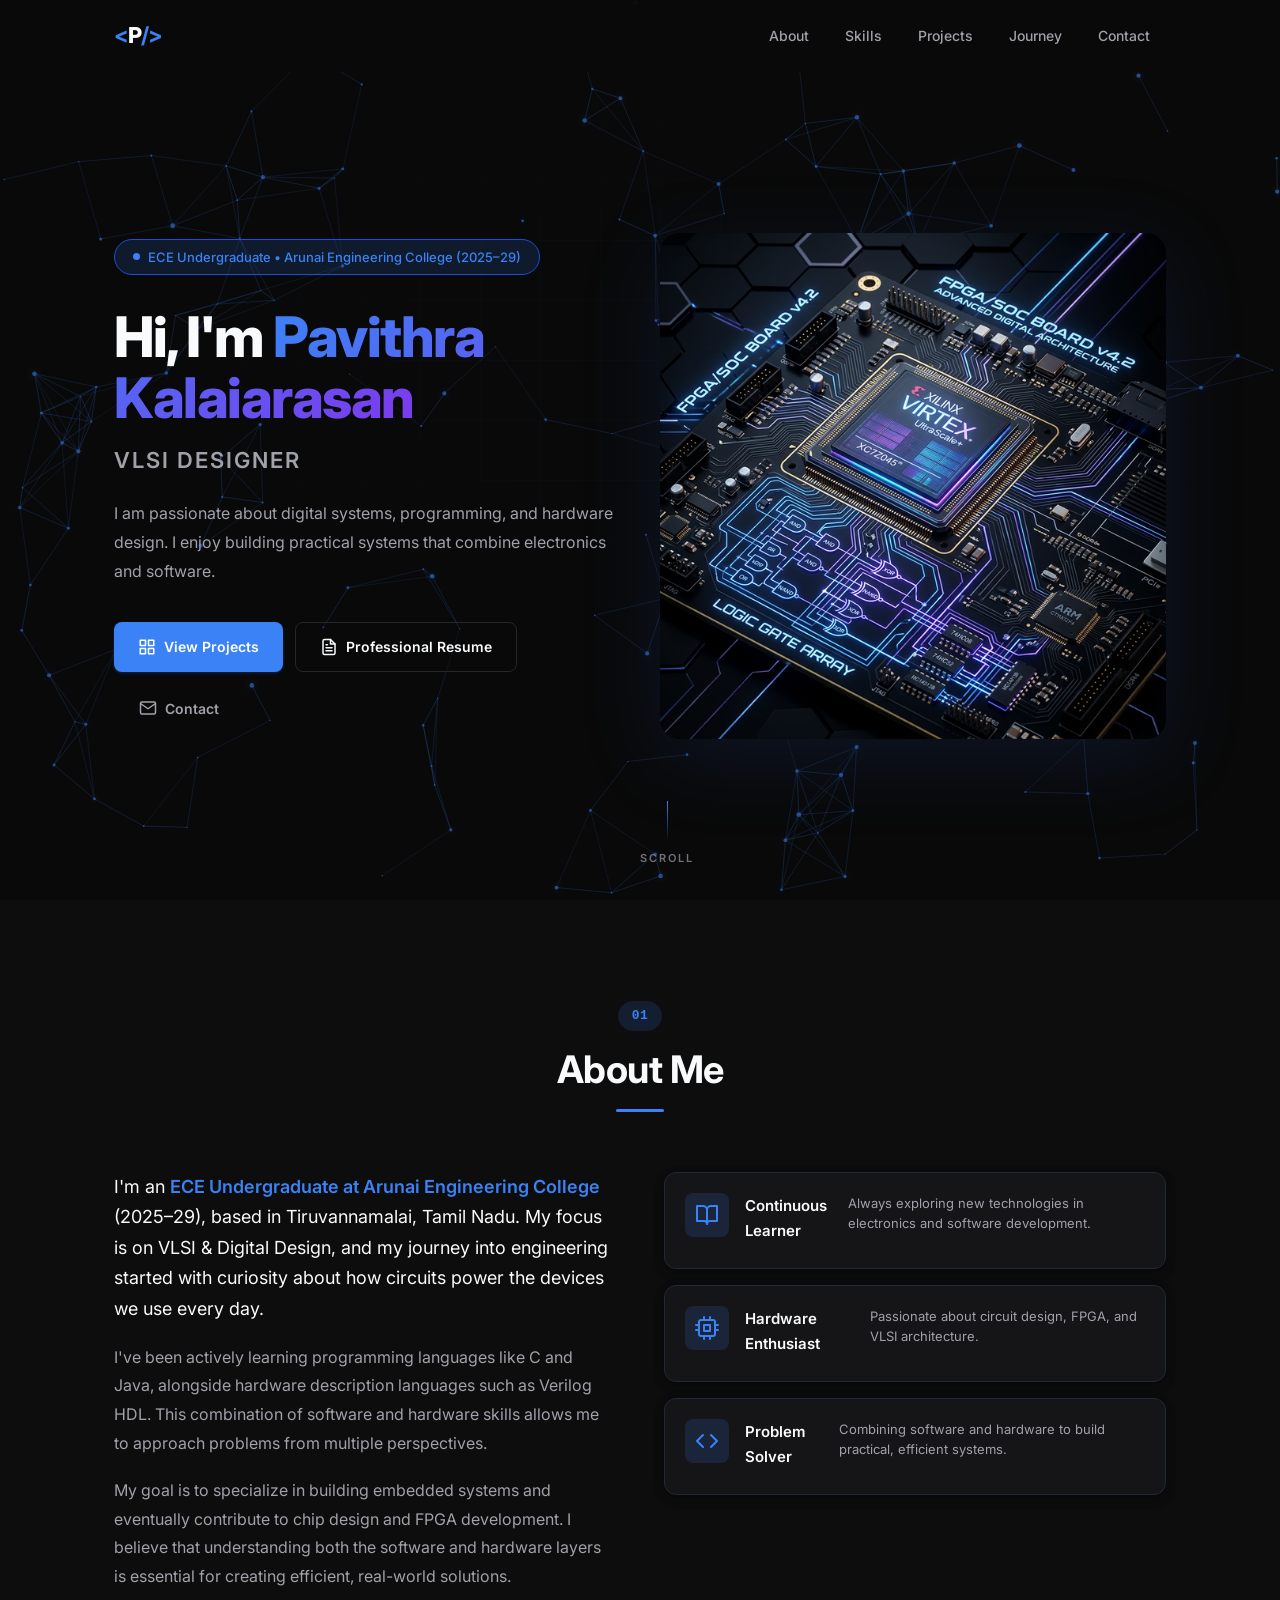
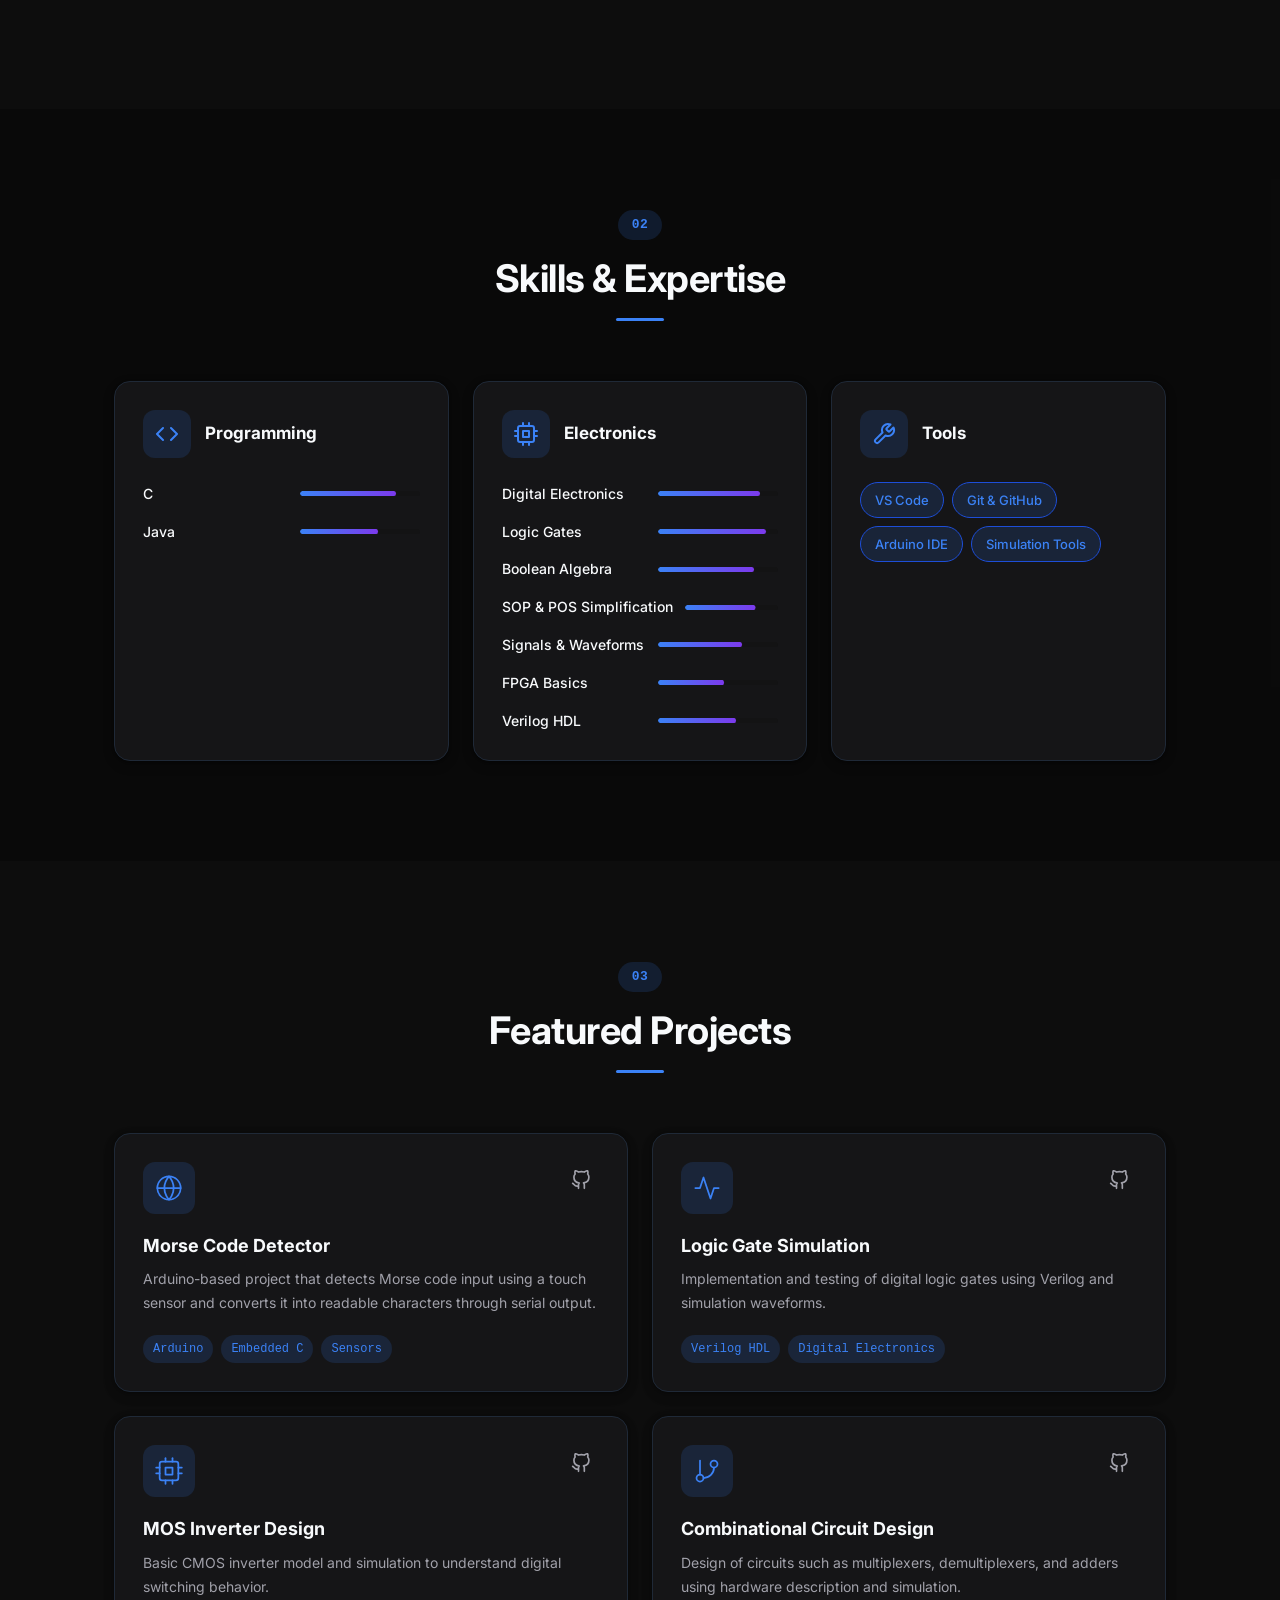
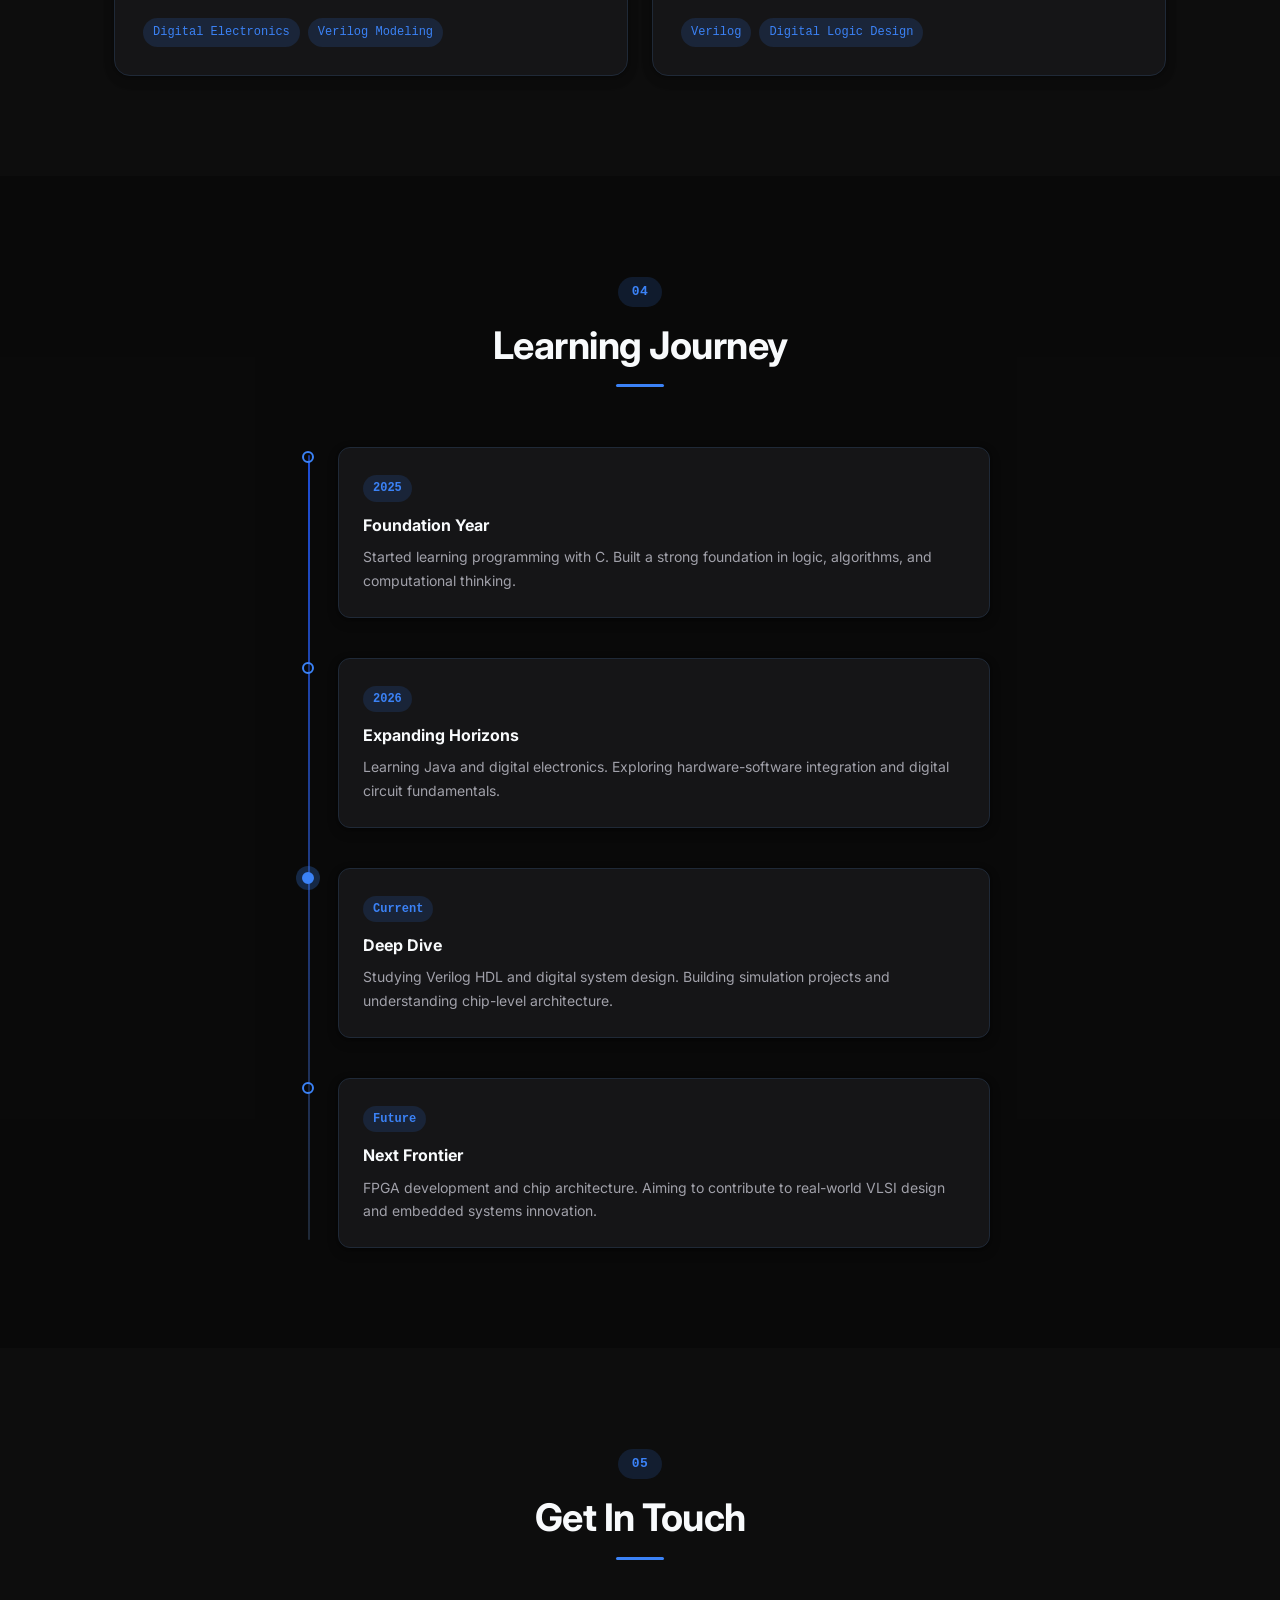
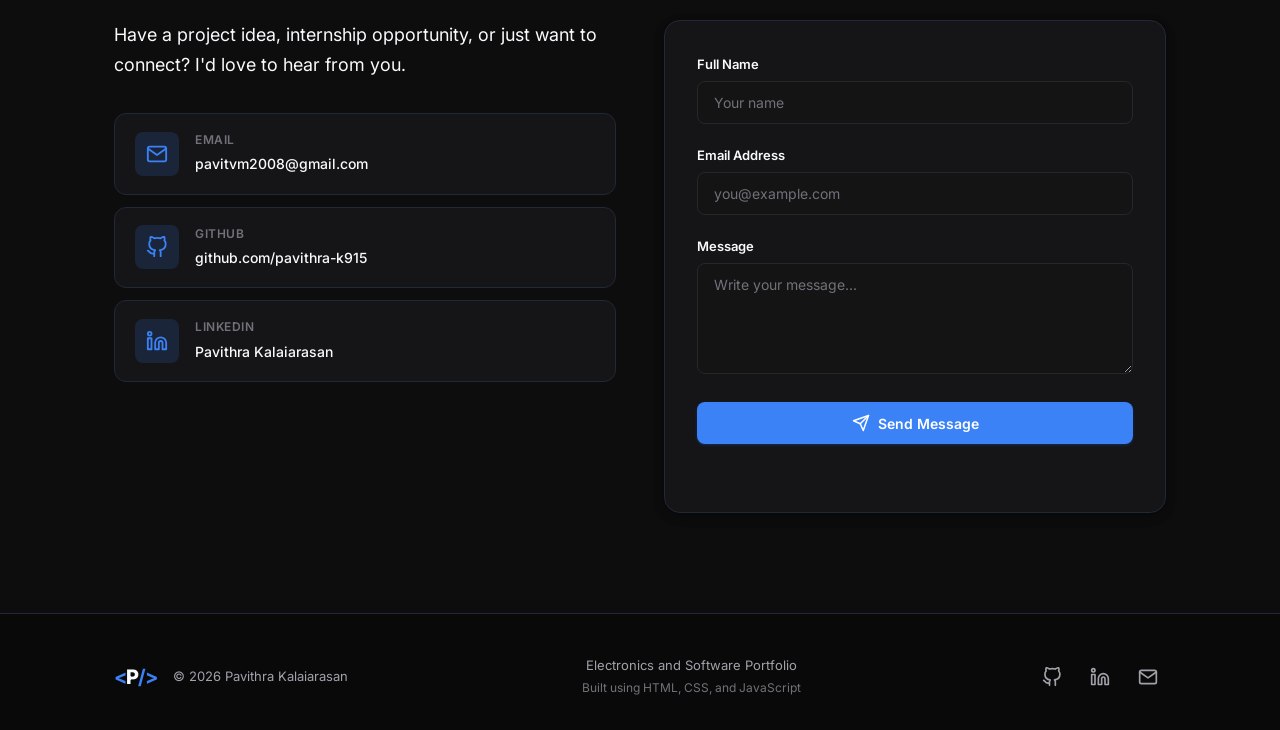
<file: index.html>
<!DOCTYPE html>
<html lang="en">
<head>
  <meta charset="UTF-8">
  <meta name="viewport" content="width=device-width, initial-scale=1.0">
  <meta name="description" content="Pavithra Kalaiarasan — ECE Undergraduate focused on VLSI & Digital Design. Portfolio showcasing projects in Verilog, FPGA, and embedded systems.">
  <meta name="keywords" content="VLSI, Electronics, Portfolio, Pavithra Kalaiarasan, Digital Design, Verilog, FPGA, ECE, Arunai Engineering College">
  <meta name="author" content="Pavithra Kalaiarasan">
  <title>Pavithra Kalaiarasan — VLSI Designer & ECE Undergraduate</title>
  <link rel="preconnect" href="https://fonts.googleapis.com">
  <link rel="preconnect" href="https://fonts.gstatic.com" crossorigin>
  <link href="https://fonts.googleapis.com/css2?family=Inter:wght@300;400;500;600;700;800&display=swap" rel="stylesheet">
  <link rel="stylesheet" href="style.css">
</head>
<body>

  <!-- ===================== BACKGROUND CANVAS ===================== -->
  <canvas id="canvas-bg" aria-hidden="true"></canvas>

  <!-- ===================== HEADER & NAV ===================== -->
  <header id="site-header">
    <nav id="main-nav" aria-label="Primary navigation">
      <a href="#hero" class="nav-logo" aria-label="Home">
        <span class="logo-bracket">&lt;</span>P<span class="logo-bracket">/&gt;</span>
      </a>
      <button class="nav-toggle" id="nav-toggle" aria-label="Toggle navigation menu" aria-expanded="false">
        <span class="hamburger-line"></span>
        <span class="hamburger-line"></span>
        <span class="hamburger-line"></span>
      </button>
      <ul class="nav-links" id="nav-links" role="list">
        <li><a href="#about">About</a></li>
        <li><a href="#skills">Skills</a></li>
        <li><a href="#projects">Projects</a></li>
        <li><a href="#learning">Journey</a></li>
        <li><a href="#contact">Contact</a></li>
      </ul>
    </nav>
  </header>

  <!-- ===================== HERO ===================== -->
  <section id="hero">
    <div class="hero-backdrop">
      <div class="hero-grid-pattern"></div>
    </div>
    <div class="container hero-split">
      <div class="hero-content">
        <div class="hero-badge">
          <span class="badge-dot"></span>
          ECE Undergraduate &bull; Arunai Engineering College (2025–29)
        </div>
        <h1 class="hero-name">
          Hi, I'm <span class="accent-text">Pavithra Kalaiarasan</span>
        </h1>
        <p class="hero-title">VLSI Designer</p>
        <p class="hero-description">
          I am passionate about digital systems, programming, and hardware design.
          I enjoy building practical systems that combine electronics and software.
        </p>
        <div class="hero-buttons">
          <a href="#projects" class="btn btn-primary" id="btn-view-projects">
            <svg width="18" height="18" viewBox="0 0 24 24" fill="none" stroke="currentColor" stroke-width="2" stroke-linecap="round" stroke-linejoin="round"><rect x="3" y="3" width="7" height="7"/><rect x="14" y="3" width="7" height="7"/><rect x="3" y="14" width="7" height="7"/><rect x="14" y="14" width="7" height="7"/></svg>
            View Projects
          </a>
          <a href="resume.html" class="btn btn-secondary" id="btn-view-resume">
            <svg width="18" height="18" viewBox="0 0 24 24" fill="none" stroke="currentColor" stroke-width="2" stroke-linecap="round" stroke-linejoin="round"><path d="M14 2H6a2 2 0 0 0-2 2v16a2 2 0 0 0 2 2h12a2 2 0 0 0 2-2V8z"></path><polyline points="14 2 14 8 20 8"></polyline><line x1="16" y1="13" x2="8" y2="13"></line><line x1="16" y1="17" x2="8" y2="17"></line><polyline points="10 9 9 9 8 9"></polyline></svg>
            Professional Resume
          </a>
          <a href="#contact" class="btn btn-ghost" id="btn-contact">
            <svg width="18" height="18" viewBox="0 0 24 24" fill="none" stroke="currentColor" stroke-width="2" stroke-linecap="round" stroke-linejoin="round"><path d="M4 4h16c1.1 0 2 .9 2 2v12c0 1.1-.9 2-2 2H4c-1.1 0-2-.9-2-2V6c0-1.1.9-2 2-2z"/><polyline points="22,6 12,13 2,6"/></svg>
            Contact
          </a>
        </div>
      </div>
      <div class="hero-image">
        <img src="dark-digital-electronics.png" alt="Dark themed digital electronics circuit board illustration with IC chip, logic gates, and FPGA patterns" loading="eager">
      </div>
    </div>
    <div class="hero-scroll-indicator" aria-hidden="true">
      <div class="scroll-line"></div>
      <span>Scroll</span>
    </div>
  </section>

  <!-- ===================== ABOUT ===================== -->
  <section id="about">
    <div class="container">
      <div class="section-header">
        <span class="section-label">01</span>
        <h2 class="section-title">About Me</h2>
        <div class="section-line"></div>
      </div>
      <div class="about-grid">
        <div class="about-text">
          <p class="about-lead">
            I'm an <strong>ECE Undergraduate at Arunai Engineering College</strong> (2025–29),
            based in Tiruvannamalai, Tamil Nadu. My focus is on VLSI &amp; Digital Design,
            and my journey into engineering started with curiosity about how circuits
            power the devices we use every day.
          </p>
          <p>
            I've been actively learning programming languages like C and Java,
            alongside hardware description languages such as Verilog HDL.
            This combination of software and hardware skills allows me to approach problems
            from multiple perspectives.
          </p>
          <p>
            My goal is to specialize in building embedded systems and eventually contribute to
            chip design and FPGA development. I believe that understanding both the software
            and hardware layers is essential for creating efficient, real-world solutions.
          </p>
        </div>
        <div class="about-highlights">
          <div class="highlight-card">
            <div class="highlight-icon">
              <svg width="24" height="24" viewBox="0 0 24 24" fill="none" stroke="currentColor" stroke-width="2" stroke-linecap="round" stroke-linejoin="round"><path d="M2 3h6a4 4 0 014 4v14a3 3 0 00-3-3H2z"/><path d="M22 3h-6a4 4 0 00-4 4v14a3 3 0 013-3h7z"/></svg>
            </div>
            <h3>Continuous Learner</h3>
            <p>Always exploring new technologies in electronics and software development.</p>
          </div>
          <div class="highlight-card">
            <div class="highlight-icon">
              <svg width="24" height="24" viewBox="0 0 24 24" fill="none" stroke="currentColor" stroke-width="2" stroke-linecap="round" stroke-linejoin="round"><rect x="4" y="4" width="16" height="16" rx="2" ry="2"/><rect x="9" y="9" width="6" height="6"/><line x1="9" y1="1" x2="9" y2="4"/><line x1="15" y1="1" x2="15" y2="4"/><line x1="9" y1="20" x2="9" y2="23"/><line x1="15" y1="20" x2="15" y2="23"/><line x1="20" y1="9" x2="23" y2="9"/><line x1="20" y1="14" x2="23" y2="14"/><line x1="1" y1="9" x2="4" y2="9"/><line x1="1" y1="14" x2="4" y2="14"/></svg>
            </div>
            <h3>Hardware Enthusiast</h3>
            <p>Passionate about circuit design, FPGA, and VLSI architecture.</p>
          </div>
          <div class="highlight-card">
            <div class="highlight-icon">
              <svg width="24" height="24" viewBox="0 0 24 24" fill="none" stroke="currentColor" stroke-width="2" stroke-linecap="round" stroke-linejoin="round"><polyline points="16 18 22 12 16 6"/><polyline points="8 6 2 12 8 18"/></svg>
            </div>
            <h3>Problem Solver</h3>
            <p>Combining software and hardware to build practical, efficient systems.</p>
          </div>
        </div>
      </div>
    </div>
  </section>

  <!-- ===================== SKILLS ===================== -->
  <section id="skills">
    <div class="container">
      <div class="section-header">
        <span class="section-label">02</span>
        <h2 class="section-title">Skills & Expertise</h2>
        <div class="section-line"></div>
      </div>
      <div class="skills-grid">

        <!-- Programming -->
        <div class="skill-category-card" data-category="programming">
          <div class="skill-card-header">
            <div class="skill-icon-wrap">
              <svg width="24" height="24" viewBox="0 0 24 24" fill="none" stroke="currentColor" stroke-width="2" stroke-linecap="round" stroke-linejoin="round"><polyline points="16 18 22 12 16 6"/><polyline points="8 6 2 12 8 18"/></svg>
            </div>
            <h3>Programming</h3>
          </div>
          <ul class="skill-list">
            <li><span class="skill-name">C</span><span class="skill-level" data-level="80"></span></li>
            <li><span class="skill-name">Java</span><span class="skill-level" data-level="65"></span></li>
          </ul>
        </div>

        <!-- Electronics -->
        <div class="skill-category-card" data-category="electronics">
          <div class="skill-card-header">
            <div class="skill-icon-wrap">
              <svg width="24" height="24" viewBox="0 0 24 24" fill="none" stroke="currentColor" stroke-width="2" stroke-linecap="round" stroke-linejoin="round"><rect x="4" y="4" width="16" height="16" rx="2" ry="2"/><rect x="9" y="9" width="6" height="6"/><line x1="9" y1="1" x2="9" y2="4"/><line x1="15" y1="1" x2="15" y2="4"/><line x1="9" y1="20" x2="9" y2="23"/><line x1="15" y1="20" x2="15" y2="23"/><line x1="20" y1="9" x2="23" y2="9"/><line x1="20" y1="14" x2="23" y2="14"/><line x1="1" y1="9" x2="4" y2="9"/><line x1="1" y1="14" x2="4" y2="14"/></svg>
            </div>
            <h3>Electronics</h3>
          </div>
          <ul class="skill-list">
            <li><span class="skill-name">Digital Electronics</span><span class="skill-level" data-level="85"></span></li>
            <li><span class="skill-name">Logic Gates</span><span class="skill-level" data-level="90"></span></li>
            <li><span class="skill-name">Boolean Algebra</span><span class="skill-level" data-level="80"></span></li>
            <li><span class="skill-name">SOP & POS Simplification</span><span class="skill-level" data-level="75"></span></li>
            <li><span class="skill-name">Signals & Waveforms</span><span class="skill-level" data-level="70"></span></li>
            <li><span class="skill-name">FPGA Basics</span><span class="skill-level" data-level="55"></span></li>
            <li><span class="skill-name">Verilog HDL</span><span class="skill-level" data-level="65"></span></li>
          </ul>
        </div>

        <!-- Tools -->
        <div class="skill-category-card" data-category="tools">
          <div class="skill-card-header">
            <div class="skill-icon-wrap">
              <svg width="24" height="24" viewBox="0 0 24 24" fill="none" stroke="currentColor" stroke-width="2" stroke-linecap="round" stroke-linejoin="round"><path d="M14.7 6.3a1 1 0 000 1.4l1.6 1.6a1 1 0 001.4 0l3.77-3.77a6 6 0 01-7.94 7.94l-6.91 6.91a2.12 2.12 0 01-3-3l6.91-6.91a6 6 0 017.94-7.94l-3.76 3.76z"/></svg>
            </div>
            <h3>Tools</h3>
          </div>
          <ul class="skill-list skill-list-tags">
            <li><span class="skill-tag">VS Code</span></li>
            <li><span class="skill-tag">Git & GitHub</span></li>
            <li><span class="skill-tag">Arduino IDE</span></li>
            <li><span class="skill-tag">Simulation Tools</span></li>
          </ul>
        </div>

      </div>
    </div>
  </section>

  <!-- ===================== PROJECTS ===================== -->
  <section id="projects">
    <div class="container">
      <div class="section-header">
        <span class="section-label">03</span>
        <h2 class="section-title">Featured Projects</h2>
        <div class="section-line"></div>
      </div>
      <div class="projects-grid">

        <!-- Project 1 -->
        <article class="project-card" id="project-morse-code">
          <div class="project-card-top">
            <div class="project-icon">
              <svg width="28" height="28" viewBox="0 0 24 24" fill="none" stroke="currentColor" stroke-width="1.5" stroke-linecap="round" stroke-linejoin="round"><circle cx="12" cy="12" r="10"/><line x1="2" y1="12" x2="22" y2="12"/><path d="M12 2a15.3 15.3 0 014 10 15.3 15.3 0 01-4 10 15.3 15.3 0 01-4-10 15.3 15.3 0 014-10z"/></svg>
            </div>
            <div class="project-links">
              <a href="#" class="project-link-icon" aria-label="View source code" title="Source Code">
                <svg width="20" height="20" viewBox="0 0 24 24" fill="none" stroke="currentColor" stroke-width="2" stroke-linecap="round" stroke-linejoin="round"><path d="M9 19c-5 1.5-5-2.5-7-3m14 6v-3.87a3.37 3.37 0 00-.94-2.61c3.14-.35 6.44-1.54 6.44-7A5.44 5.44 0 0020 4.77 5.07 5.07 0 0019.91 1S18.73.65 16 2.48a13.38 13.38 0 00-7 0C6.27.65 5.09 1 5.09 1A5.07 5.07 0 005 4.77a5.44 5.44 0 00-1.5 3.78c0 5.42 3.3 6.61 6.44 7A3.37 3.37 0 009 18.13V22"/></svg>
              </a>
            </div>
          </div>
          <h3 class="project-title">Morse Code Detector</h3>
          <p class="project-desc">Arduino-based project that detects Morse code input using a touch sensor and converts it into readable characters through serial output.</p>
          <div class="project-tech">
            <span>Arduino</span>
            <span>Embedded C</span>
            <span>Sensors</span>
          </div>
        </article>

        <!-- Project 2 -->
        <article class="project-card" id="project-logic-gate">
          <div class="project-card-top">
            <div class="project-icon">
              <svg width="28" height="28" viewBox="0 0 24 24" fill="none" stroke="currentColor" stroke-width="1.5" stroke-linecap="round" stroke-linejoin="round"><polyline points="22 12 18 12 15 21 9 3 6 12 2 12"/></svg>
            </div>
            <div class="project-links">
              <a href="#" class="project-link-icon" aria-label="View source code" title="Source Code">
                <svg width="20" height="20" viewBox="0 0 24 24" fill="none" stroke="currentColor" stroke-width="2" stroke-linecap="round" stroke-linejoin="round"><path d="M9 19c-5 1.5-5-2.5-7-3m14 6v-3.87a3.37 3.37 0 00-.94-2.61c3.14-.35 6.44-1.54 6.44-7A5.44 5.44 0 0020 4.77 5.07 5.07 0 0019.91 1S18.73.65 16 2.48a13.38 13.38 0 00-7 0C6.27.65 5.09 1 5.09 1A5.07 5.07 0 005 4.77a5.44 5.44 0 00-1.5 3.78c0 5.42 3.3 6.61 6.44 7A3.37 3.37 0 009 18.13V22"/></svg>
              </a>
            </div>
          </div>
          <h3 class="project-title">Logic Gate Simulation</h3>
          <p class="project-desc">Implementation and testing of digital logic gates using Verilog and simulation waveforms.</p>
          <div class="project-tech">
            <span>Verilog HDL</span>
            <span>Digital Electronics</span>
          </div>
        </article>

        <!-- Project 3 -->
        <article class="project-card" id="project-mos-inverter">
          <div class="project-card-top">
            <div class="project-icon">
              <svg width="28" height="28" viewBox="0 0 24 24" fill="none" stroke="currentColor" stroke-width="1.5" stroke-linecap="round" stroke-linejoin="round"><rect x="4" y="4" width="16" height="16" rx="2" ry="2"/><rect x="9" y="9" width="6" height="6"/><line x1="9" y1="1" x2="9" y2="4"/><line x1="15" y1="1" x2="15" y2="4"/><line x1="9" y1="20" x2="9" y2="23"/><line x1="15" y1="20" x2="15" y2="23"/><line x1="20" y1="9" x2="23" y2="9"/><line x1="20" y1="14" x2="23" y2="14"/><line x1="1" y1="9" x2="4" y2="9"/><line x1="1" y1="14" x2="4" y2="14"/></svg>
            </div>
            <div class="project-links">
              <a href="#" class="project-link-icon" aria-label="View source code" title="Source Code">
                <svg width="20" height="20" viewBox="0 0 24 24" fill="none" stroke="currentColor" stroke-width="2" stroke-linecap="round" stroke-linejoin="round"><path d="M9 19c-5 1.5-5-2.5-7-3m14 6v-3.87a3.37 3.37 0 00-.94-2.61c3.14-.35 6.44-1.54 6.44-7A5.44 5.44 0 0020 4.77 5.07 5.07 0 0019.91 1S18.73.65 16 2.48a13.38 13.38 0 00-7 0C6.27.65 5.09 1 5.09 1A5.07 5.07 0 005 4.77a5.44 5.44 0 00-1.5 3.78c0 5.42 3.3 6.61 6.44 7A3.37 3.37 0 009 18.13V22"/></svg>
              </a>
            </div>
          </div>
          <h3 class="project-title">MOS Inverter Design</h3>
          <p class="project-desc">Basic CMOS inverter model and simulation to understand digital switching behavior.</p>
          <div class="project-tech">
            <span>Digital Electronics</span>
            <span>Verilog Modeling</span>
          </div>
        </article>

        <!-- Project 4 -->
        <article class="project-card" id="project-combinational">
          <div class="project-card-top">
            <div class="project-icon">
              <svg width="28" height="28" viewBox="0 0 24 24" fill="none" stroke="currentColor" stroke-width="1.5" stroke-linecap="round" stroke-linejoin="round"><line x1="6" y1="3" x2="6" y2="15"/><circle cx="18" cy="6" r="3"/><circle cx="6" cy="18" r="3"/><path d="M18 9a9 9 0 01-9 9"/></svg>
            </div>
            <div class="project-links">
              <a href="#" class="project-link-icon" aria-label="View source code" title="Source Code">
                <svg width="20" height="20" viewBox="0 0 24 24" fill="none" stroke="currentColor" stroke-width="2" stroke-linecap="round" stroke-linejoin="round"><path d="M9 19c-5 1.5-5-2.5-7-3m14 6v-3.87a3.37 3.37 0 00-.94-2.61c3.14-.35 6.44-1.54 6.44-7A5.44 5.44 0 0020 4.77 5.07 5.07 0 0019.91 1S18.73.65 16 2.48a13.38 13.38 0 00-7 0C6.27.65 5.09 1 5.09 1A5.07 5.07 0 005 4.77a5.44 5.44 0 00-1.5 3.78c0 5.42 3.3 6.61 6.44 7A3.37 3.37 0 009 18.13V22"/></svg>
              </a>
            </div>
          </div>
          <h3 class="project-title">Combinational Circuit Design</h3>
          <p class="project-desc">Design of circuits such as multiplexers, demultiplexers, and adders using hardware description and simulation.</p>
          <div class="project-tech">
            <span>Verilog</span>
            <span>Digital Logic Design</span>
          </div>
        </article>

      </div>
    </div>
  </section>

  <!-- ===================== LEARNING JOURNEY ===================== -->
  <section id="learning">
    <div class="container">
      <div class="section-header">
        <span class="section-label">04</span>
        <h2 class="section-title">Learning Journey</h2>
        <div class="section-line"></div>
      </div>
      <div class="timeline">

        <div class="timeline-item" data-year="2025">
          <div class="timeline-marker">
            <div class="timeline-dot"></div>
          </div>
          <div class="timeline-content">
            <span class="timeline-year">2025</span>
            <h3>Foundation Year</h3>
            <p>Started learning programming with C. Built a strong foundation in logic, algorithms, and computational thinking.</p>
          </div>
        </div>

        <div class="timeline-item" data-year="2026">
          <div class="timeline-marker">
            <div class="timeline-dot"></div>
          </div>
          <div class="timeline-content">
            <span class="timeline-year">2026</span>
            <h3>Expanding Horizons</h3>
            <p>Learning Java and digital electronics. Exploring hardware-software integration and digital circuit fundamentals.</p>
          </div>
        </div>

        <div class="timeline-item active" data-year="Current">
          <div class="timeline-marker">
            <div class="timeline-dot pulse"></div>
          </div>
          <div class="timeline-content">
            <span class="timeline-year">Current</span>
            <h3>Deep Dive</h3>
            <p>Studying Verilog HDL and digital system design. Building simulation projects and understanding chip-level architecture.</p>
          </div>
        </div>

        <div class="timeline-item" data-year="Future">
          <div class="timeline-marker">
            <div class="timeline-dot"></div>
          </div>
          <div class="timeline-content">
            <span class="timeline-year">Future</span>
            <h3>Next Frontier</h3>
            <p>FPGA development and chip architecture. Aiming to contribute to real-world VLSI design and embedded systems innovation.</p>
          </div>
        </div>

      </div>
    </div>
  </section>

  <!-- ===================== CONTACT ===================== -->
  <section id="contact">
    <div class="container">
      <div class="section-header">
        <span class="section-label">05</span>
        <h2 class="section-title">Get In Touch</h2>
        <div class="section-line"></div>
      </div>
      <div class="contact-grid">
        <div class="contact-info">
          <p class="contact-lead">Have a project idea, internship opportunity, or just want to connect? I'd love to hear from you.</p>
          <div class="contact-channels">
            <a href="mailto:pavitvm2008@gmail.com" class="contact-channel" id="contact-email">
              <div class="channel-icon">
                <svg width="22" height="22" viewBox="0 0 24 24" fill="none" stroke="currentColor" stroke-width="2" stroke-linecap="round" stroke-linejoin="round"><path d="M4 4h16c1.1 0 2 .9 2 2v12c0 1.1-.9 2-2 2H4c-1.1 0-2-.9-2-2V6c0-1.1.9-2 2-2z"/><polyline points="22,6 12,13 2,6"/></svg>
              </div>
              <div class="channel-details">
                <span class="channel-label">Email</span>
                <span class="channel-value">pavitvm2008@gmail.com</span>
              </div>
            </a>
            <a href="https://github.com/pavithra-k915" target="_blank" rel="noopener noreferrer" class="contact-channel" id="contact-github">
              <div class="channel-icon">
                <svg width="22" height="22" viewBox="0 0 24 24" fill="none" stroke="currentColor" stroke-width="2" stroke-linecap="round" stroke-linejoin="round"><path d="M9 19c-5 1.5-5-2.5-7-3m14 6v-3.87a3.37 3.37 0 00-.94-2.61c3.14-.35 6.44-1.54 6.44-7A5.44 5.44 0 0020 4.77 5.07 5.07 0 0019.91 1S18.73.65 16 2.48a13.38 13.38 0 00-7 0C6.27.65 5.09 1 5.09 1A5.07 5.07 0 005 4.77a5.44 5.44 0 00-1.5 3.78c0 5.42 3.3 6.61 6.44 7A3.37 3.37 0 009 18.13V22"/></svg>
              </div>
              <div class="channel-details">
                <span class="channel-label">GitHub</span>
                <span class="channel-value">github.com/pavithra-k915</span>
              </div>
            </a>
            <a href="https://www.linkedin.com/in/pavithra-kalaiarasan-06797a360" target="_blank" rel="noopener noreferrer" class="contact-channel" id="contact-linkedin">
              <div class="channel-icon">
                <svg width="22" height="22" viewBox="0 0 24 24" fill="none" stroke="currentColor" stroke-width="2" stroke-linecap="round" stroke-linejoin="round"><path d="M16 8a6 6 0 016 6v7h-4v-7a2 2 0 00-2-2 2 2 0 00-2 2v7h-4v-7a6 6 0 016-6z"/><rect x="2" y="9" width="4" height="12"/><circle cx="4" cy="4" r="2"/></svg>
              </div>
              <div class="channel-details">
                <span class="channel-label">LinkedIn</span>
                <span class="channel-value">Pavithra Kalaiarasan</span>
              </div>
            </a>
          </div>
        </div>
        <div class="contact-form-wrap">
          <form class="contact-form" id="contact-form" novalidate>
            <div class="form-group">
              <label for="form-name">Full Name</label>
              <input type="text" id="form-name" name="name" placeholder="Your name" required autocomplete="name">
            </div>
            <div class="form-group">
              <label for="form-email">Email Address</label>
              <input type="email" id="form-email" name="email" placeholder="you@example.com" required autocomplete="email">
            </div>
            <div class="form-group">
              <label for="form-message">Message</label>
              <textarea id="form-message" name="message" placeholder="Write your message..." rows="5" required></textarea>
            </div>
            <button type="submit" class="btn btn-primary btn-full" id="btn-send-message">
              <svg width="18" height="18" viewBox="0 0 24 24" fill="none" stroke="currentColor" stroke-width="2" stroke-linecap="round" stroke-linejoin="round"><line x1="22" y1="2" x2="11" y2="13"/><polygon points="22 2 15 22 11 13 2 9 22 2"/></svg>
              Send Message
            </button>
            <div class="form-status" id="form-status" aria-live="polite"></div>
          </form>
        </div>
      </div>
    </div>
  </section>

  <!-- ===================== FOOTER ===================== -->
  <footer id="site-footer">
    <div class="container footer-content">
      <div class="footer-left">
        <a href="#hero" class="footer-logo" aria-label="Home">
          <span class="logo-bracket">&lt;</span>P<span class="logo-bracket">/&gt;</span>
        </a>
        <p>&copy; 2026 Pavithra Kalaiarasan</p>
      </div>
      <div class="footer-center">
        <p>Electronics and Software Portfolio</p>
        <p class="footer-built">Built using HTML, CSS, and JavaScript</p>
      </div>
      <div class="footer-right">
        <a href="https://github.com/pavithra-k915" target="_blank" rel="noopener noreferrer" aria-label="GitHub">
          <svg width="20" height="20" viewBox="0 0 24 24" fill="none" stroke="currentColor" stroke-width="2" stroke-linecap="round" stroke-linejoin="round"><path d="M9 19c-5 1.5-5-2.5-7-3m14 6v-3.87a3.37 3.37 0 00-.94-2.61c3.14-.35 6.44-1.54 6.44-7A5.44 5.44 0 0020 4.77 5.07 5.07 0 0019.91 1S18.73.65 16 2.48a13.38 13.38 0 00-7 0C6.27.65 5.09 1 5.09 1A5.07 5.07 0 005 4.77a5.44 5.44 0 00-1.5 3.78c0 5.42 3.3 6.61 6.44 7A3.37 3.37 0 009 18.13V22"/></svg>
        </a>
        <a href="https://www.linkedin.com/in/pavithra-kalaiarasan-06797a360" target="_blank" rel="noopener noreferrer" aria-label="LinkedIn">
          <svg width="20" height="20" viewBox="0 0 24 24" fill="none" stroke="currentColor" stroke-width="2" stroke-linecap="round" stroke-linejoin="round"><path d="M16 8a6 6 0 016 6v7h-4v-7a2 2 0 00-2-2 2 2 0 00-2 2v7h-4v-7a6 6 0 016-6z"/><rect x="2" y="9" width="4" height="12"/><circle cx="4" cy="4" r="2"/></svg>
        </a>
        <a href="mailto:pavitvm2008@gmail.com" aria-label="Email">
          <svg width="20" height="20" viewBox="0 0 24 24" fill="none" stroke="currentColor" stroke-width="2" stroke-linecap="round" stroke-linejoin="round"><path d="M4 4h16c1.1 0 2 .9 2 2v12c0 1.1-.9 2-2 2H4c-1.1 0-2-.9-2-2V6c0-1.1.9-2 2-2z"/><polyline points="22,6 12,13 2,6"/></svg>
        </a>
      </div>
    </div>
  </footer>

  <script src="script.js"></script>
</body>
</html>
</file>
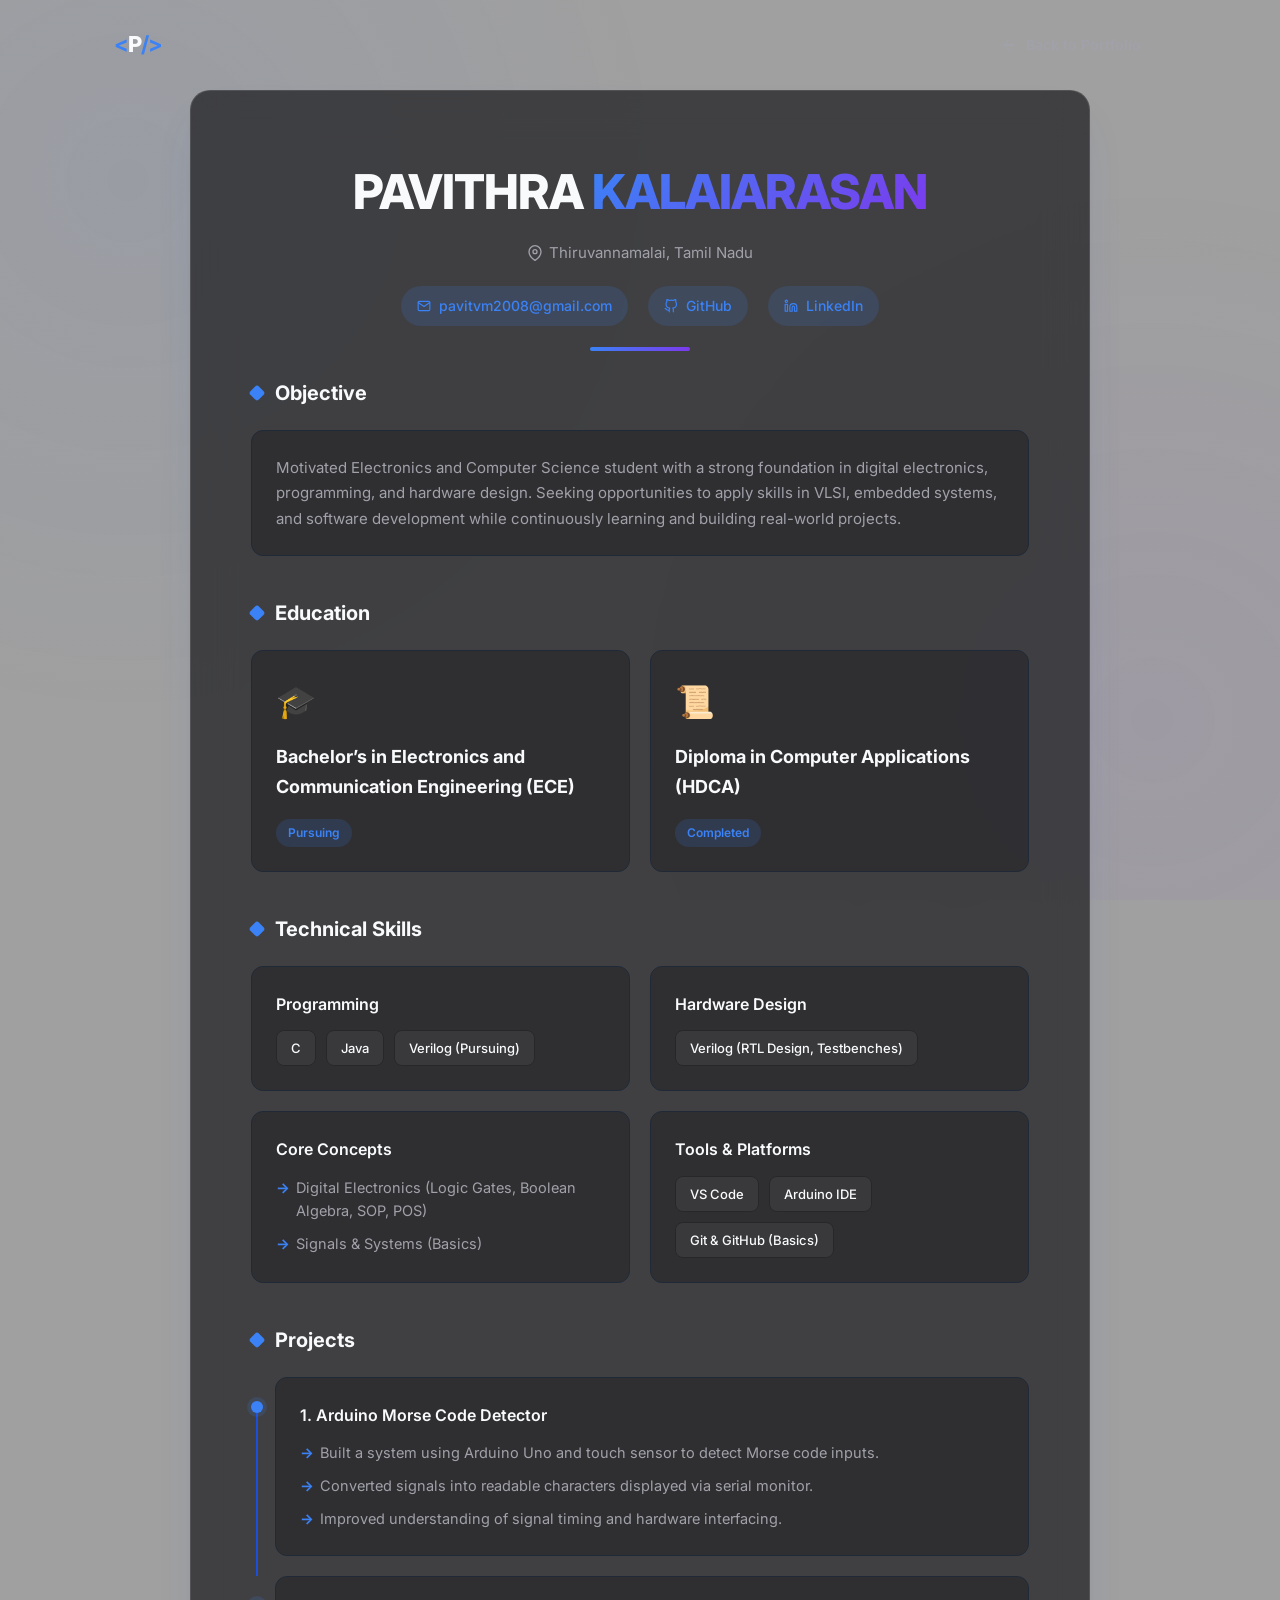
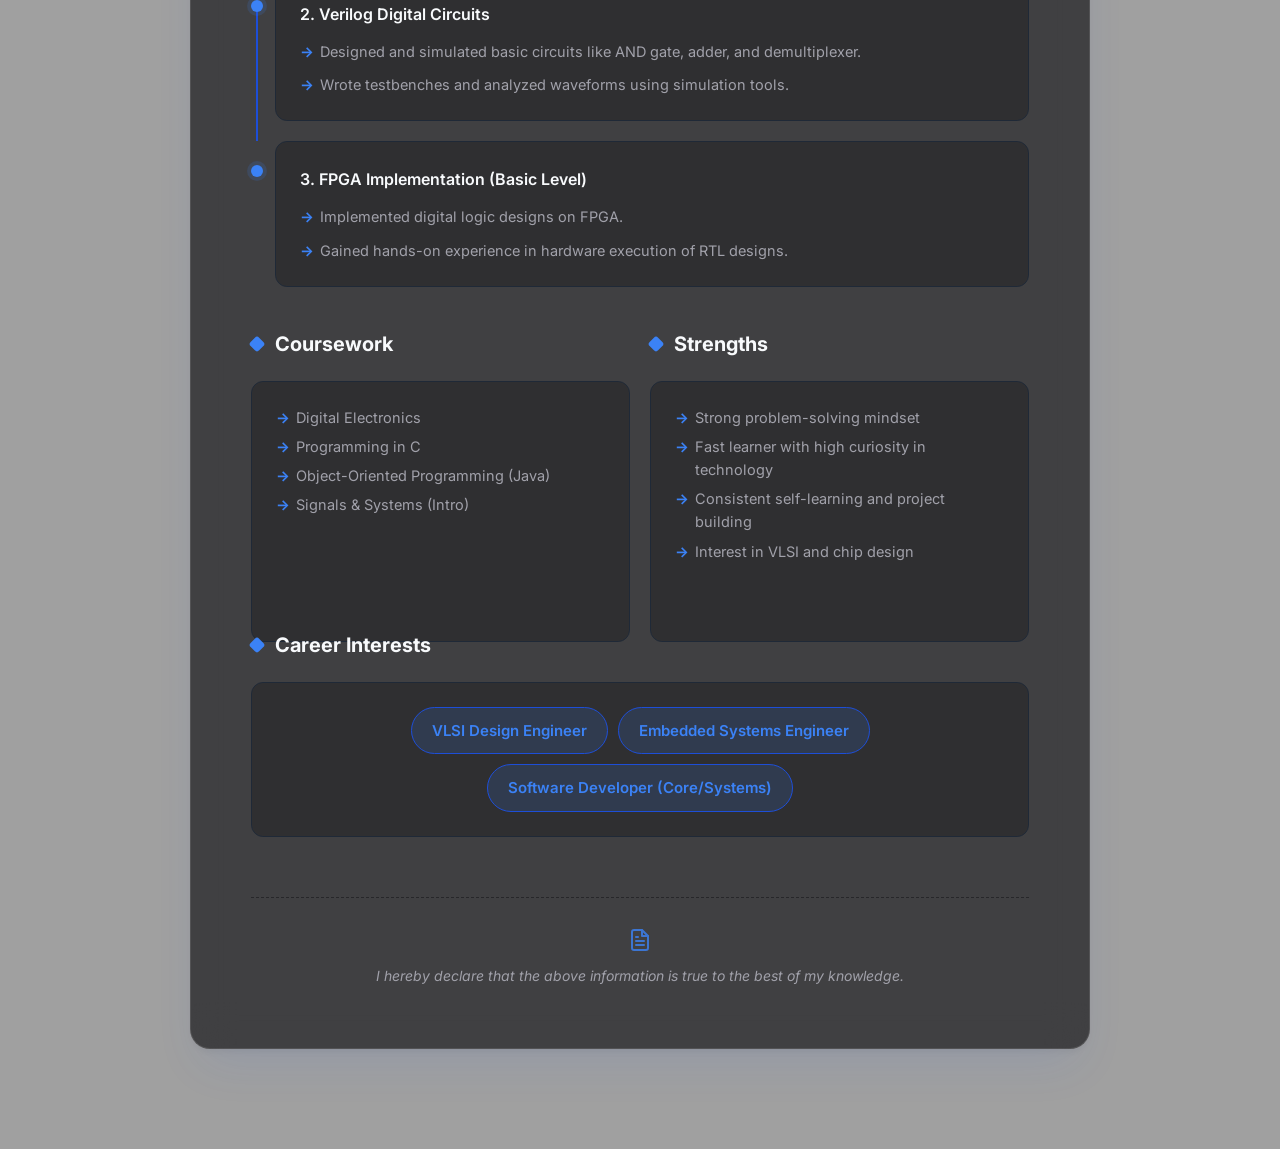
<file: resume.html>
<!DOCTYPE html>
<html lang="en">
<head>
  <meta charset="UTF-8">
  <meta name="viewport" content="width=device-width, initial-scale=1.0">
  <meta name="description" content="Professional Resume of Pavithra Kalaiarasan">
  <title>Pavithra Kalaiarasan — Professional Resume</title>
  <link rel="preconnect" href="https://fonts.googleapis.com">
  <link rel="preconnect" href="https://fonts.gstatic.com" crossorigin>
  <link href="https://fonts.googleapis.com/css2?family=Inter:wght@300;400;500;600;700;800&display=swap" rel="stylesheet">
  <link rel="stylesheet" href="style.css">
  <link rel="stylesheet" href="resume.css">
</head>
<body class="resume-body">

  <div class="resume-ambient-bg"></div>

  <nav class="resume-nav">
    <div class="container resume-nav-inner">
      <a href="index.html" class="nav-logo">
        <span class="logo-bracket">&lt;</span>P<span class="logo-bracket">/&gt;</span>
      </a>
      <a href="index.html" class="btn btn-ghost">
        <svg width="18" height="18" viewBox="0 0 24 24" fill="none" stroke="currentColor" stroke-width="2" stroke-linecap="round" stroke-linejoin="round"><line x1="19" y1="12" x2="5" y2="12"></line><polyline points="12 19 5 12 12 5"></polyline></svg>
        Back to Portfolio
      </a>
    </div>
  </nav>

  <main class="resume-wrapper container">
    <div class="resume-document">
      <div class="resume-header">
        <h1 class="resume-name">PAVITHRA <span class="accent-text">KALAIARASAN</span></h1>
        <p class="resume-location">
          <svg width="16" height="16" viewBox="0 0 24 24" fill="none" stroke="currentColor" stroke-width="2" stroke-linecap="round" stroke-linejoin="round"><path d="M21 10c0 7-9 13-9 13s-9-6-9-13a9 9 0 0 1 18 0z"></path><circle cx="12" cy="10" r="3"></circle></svg>
          Thiruvannamalai, Tamil Nadu
        </p>
        <div class="resume-links">
          <a href="mailto:pavitvm2008@gmail.com" class="resume-link">
            <svg width="14" height="14" viewBox="0 0 24 24" fill="none" stroke="currentColor" stroke-width="2" stroke-linecap="round" stroke-linejoin="round"><path d="M4 4h16c1.1 0 2 .9 2 2v12c0 1.1-.9 2-2 2H4c-1.1 0-2-.9-2-2V6c0-1.1.9-2 2-2z"></path><polyline points="22,6 12,13 2,6"></polyline></svg>
            pavitvm2008@gmail.com
          </a>
          <a href="https://github.com/pavithra-k915" target="_blank" class="resume-link">
            <svg width="14" height="14" viewBox="0 0 24 24" fill="none" stroke="currentColor" stroke-width="2" stroke-linecap="round" stroke-linejoin="round"><path d="M9 19c-5 1.5-5-2.5-7-3m14 6v-3.87a3.37 3.37 0 0 0-.94-2.61c3.14-.35 6.44-1.54 6.44-7A5.44 5.44 0 0 0 20 4.77 5.07 5.07 0 0 0 19.91 1S18.73.65 16 2.48a13.38 13.38 0 0 0-7 0C6.27.65 5.09 1 5.09 1A5.07 5.07 0 0 0 5 4.77a5.44 5.44 0 0 0-1.5 3.78c0 5.42 3.3 6.61 6.44 7A3.37 3.37 0 0 0 9 18.13V22"></path></svg>
            GitHub
          </a>
          <a href="https://www.linkedin.com/in/pavithra-kalaiarasan-06797a360" target="_blank" class="resume-link">
            <svg width="14" height="14" viewBox="0 0 24 24" fill="none" stroke="currentColor" stroke-width="2" stroke-linecap="round" stroke-linejoin="round"><path d="M16 8a6 6 0 0 1 6 6v7h-4v-7a2 2 0 0 0-2-2 2 2 0 0 0-2 2v7h-4v-7a6 6 0 0 1 6-6z"></path><rect x="2" y="9" width="4" height="12"></rect><circle cx="4" cy="4" r="2"></circle></svg>
            LinkedIn
          </a>
        </div>
      </div>

      <div class="resume-section">
        <h2 class="resume-section-title">Objective</h2>
        <div class="resume-card glow-effect">
          <p>Motivated Electronics and Computer Science student with a strong foundation in digital electronics, programming, and hardware design. Seeking opportunities to apply skills in VLSI, embedded systems, and software development while continuously learning and building real-world projects.</p>
        </div>
      </div>

      <div class="resume-section">
        <h2 class="resume-section-title">Education</h2>
        <div class="resume-grid">
          <div class="resume-card glow-effect">
            <div class="edu-icon">🎓</div>
            <h3>Bachelor’s in Electronics and Communication Engineering (ECE)</h3>
            <span class="edu-status">Pursuing</span>
          </div>
          <div class="resume-card glow-effect">
            <div class="edu-icon">📜</div>
            <h3>Diploma in Computer Applications (HDCA)</h3>
            <span class="edu-status">Completed</span>
          </div>
        </div>
      </div>

      <div class="resume-section">
        <h2 class="resume-section-title">Technical Skills</h2>
        <div class="resume-skills-grid">
          <div class="resume-card glow-effect">
            <h4>Programming</h4>
            <div class="skill-tags">
              <span class="skill-tag-pill">C</span>
              <span class="skill-tag-pill">Java</span>
              <span class="skill-tag-pill">Verilog (Pursuing)</span>
            </div>
          </div>
          <div class="resume-card glow-effect">
            <h4>Hardware Design</h4>
            <div class="skill-tags">
              <span class="skill-tag-pill">Verilog (RTL Design, Testbenches)</span>
            </div>
          </div>
          <div class="resume-card glow-effect">
            <h4>Core Concepts</h4>
            <ul class="resume-list">
              <li>Digital Electronics (Logic Gates, Boolean Algebra, SOP, POS)</li>
              <li>Signals & Systems (Basics)</li>
            </ul>
          </div>
          <div class="resume-card glow-effect">
            <h4>Tools & Platforms</h4>
            <div class="skill-tags">
              <span class="skill-tag-pill">VS Code</span>
              <span class="skill-tag-pill">Arduino IDE</span>
              <span class="skill-tag-pill">Git & GitHub (Basics)</span>
            </div>
          </div>

        </div>
      </div>

      <div class="resume-section">
        <h2 class="resume-section-title">Projects</h2>
        <div class="resume-timeline">
          
          <div class="r-timeline-item">
            <div class="r-timeline-dot"></div>
            <div class="resume-card glow-effect">
              <h4>1. Arduino Morse Code Detector</h4>
              <ul class="resume-list">
                <li>Built a system using Arduino Uno and touch sensor to detect Morse code inputs.</li>
                <li>Converted signals into readable characters displayed via serial monitor.</li>
                <li>Improved understanding of signal timing and hardware interfacing.</li>
              </ul>
            </div>
          </div>

          <div class="r-timeline-item">
            <div class="r-timeline-dot"></div>
            <div class="resume-card glow-effect">
              <h4>2. Verilog Digital Circuits</h4>
              <ul class="resume-list">
                <li>Designed and simulated basic circuits like AND gate, adder, and demultiplexer.</li>
                <li>Wrote testbenches and analyzed waveforms using simulation tools.</li>
              </ul>
            </div>
          </div>

          <div class="r-timeline-item">
            <div class="r-timeline-dot"></div>
            <div class="resume-card glow-effect">
              <h4>3. FPGA Implementation (Basic Level)</h4>
              <ul class="resume-list">
                <li>Implemented digital logic designs on FPGA.</li>
                <li>Gained hands-on experience in hardware execution of RTL designs.</li>
              </ul>
            </div>
          </div>

        </div>
      </div>

      <div class="resume-grid" style="grid-template-columns: 1fr 1fr;">
        <div class="resume-section">
          <h2 class="resume-section-title">Coursework</h2>
          <div class="resume-card glow-effect">
            <ul class="resume-list compact-list">
              <li>Digital Electronics</li>
              <li>Programming in C</li>
              <li>Object-Oriented Programming (Java)</li>
              <li>Signals & Systems (Intro)</li>
            </ul>
          </div>
        </div>

        <div class="resume-section">
          <h2 class="resume-section-title">Strengths</h2>
          <div class="resume-card glow-effect">
            <ul class="resume-list compact-list">
              <li>Strong problem-solving mindset</li>
              <li>Fast learner with high curiosity in technology</li>
              <li>Consistent self-learning and project building</li>
              <li>Interest in VLSI and chip design</li>
            </ul>
          </div>
        </div>
      </div>

      <div class="resume-section">
        <h2 class="resume-section-title">Career Interests</h2>
        <div class="resume-card glow-effect">
          <div class="skill-tags flex-center">
            <span class="career-pill">VLSI Design Engineer</span>
            <span class="career-pill">Embedded Systems Engineer</span>
            <span class="career-pill">Software Developer (Core/Systems)</span>
          </div>
        </div>
      </div>

      <div class="resume-declaration">
        <svg width="24" height="24" viewBox="0 0 24 24" fill="none" stroke="currentColor" stroke-width="2" stroke-linecap="round" stroke-linejoin="round" class="declaration-icon"><path d="M14 2H6a2 2 0 0 0-2 2v16a2 2 0 0 0 2 2h12a2 2 0 0 0 2-2V8z"></path><polyline points="14 2 14 8 20 8"></polyline><path d="M16 13H8"></path><path d="M16 17H8"></path><path d="M10 9H8"></path></svg>
        <p>I hereby declare that the above information is true to the best of my knowledge.</p>
      </div>

    </div>
  </main>
</body>
</html>
</file>
<file: style.css>
/* ============================================================
   PAVITHRA KALAIARASAN — PORTFOLIO STYLESHEET
   Premium Light Theme · Blue Accent · Inter Font
   ============================================================ */

/* ── CSS Custom Properties ── */
:root {
  /* Colors */
  --color-bg:         rgba(10, 10, 10, 0.3);
  --color-bg-alt:     rgba(18, 18, 18, 0.4);
  --color-bg-card:    rgba(24, 24, 27, 0.85);
  --color-text:       #f8fafc;
  --color-text-muted: #a1a1aa;
  --color-text-light: #71717a;
  --color-border:     #27272a;
  --color-border-light: #1f2937;

  /* Blue accent palette */
  --color-accent:       #3b82f6;
  --color-accent-hover: #60a5fa;
  --color-accent-light: #1d4ed8;
  --color-accent-subtle: rgba(59, 130, 246, 0.15);
  --color-accent-glow:  rgba(59, 130, 246, 0.25);

  /* Shadows */
  --shadow-xs:  0 1px 2px rgba(0,0,0,0.3);
  --shadow-sm:  0 1px 3px rgba(0,0,0,0.4), 0 1px 2px rgba(0,0,0,0.2);
  --shadow-md:  0 4px 6px -1px rgba(0,0,0,0.4), 0 2px 4px -2px rgba(0,0,0,0.2);
  --shadow-lg:  0 10px 15px -3px rgba(0,0,0,0.5), 0 4px 6px -4px rgba(0,0,0,0.3);
  --shadow-xl:  0 20px 25px -5px rgba(0,0,0,0.6), 0 8px 10px -6px rgba(0,0,0,0.4);
  --shadow-card: 0 1px 3px rgba(0,0,0,0.3), 0 4px 12px rgba(0,0,0,0.2);
  --shadow-card-hover: 0 8px 30px rgba(59, 130, 246, 0.15);

  /* Typography */
  --font-family: 'Inter', -apple-system, BlinkMacSystemFont, 'Segoe UI', sans-serif;
  --font-mono: 'SF Mono', 'Fira Code', 'Cascadia Code', monospace;

  /* Spacing */
  --section-padding: 100px 0;
  --container-max: 1100px;
  --container-padding: 0 24px;

  /* Borders */
  --radius-sm: 8px;
  --radius-md: 12px;
  --radius-lg: 16px;
  --radius-xl: 20px;
  --radius-full: 9999px;

  /* Transitions */
  --transition-fast: 150ms cubic-bezier(0.4, 0, 0.2, 1);
  --transition-base: 250ms cubic-bezier(0.4, 0, 0.2, 1);
  --transition-slow: 400ms cubic-bezier(0.4, 0, 0.2, 1);

  /* Header */
  --header-height: 72px;
}

/* ── Reset & Base ── */
*,
*::before,
*::after {
  margin: 0;
  padding: 0;
  box-sizing: border-box;
}

html {
  scroll-behavior: smooth;
  scroll-padding-top: var(--header-height);
  -webkit-font-smoothing: antialiased;
  -moz-osx-font-smoothing: grayscale;
}

body {
  font-family: var(--font-family);
  font-size: 16px;
  line-height: 1.7;
  color: var(--color-text);
  background-color: #0a0a0a;
  overflow-x: hidden;
}

#canvas-bg {
  position: fixed;
  top: 0;
  left: 0;
  width: 100vw;
  height: 100vh;
  z-index: -1;
  pointer-events: none;
}

img { max-width: 100%; display: block; }
a { color: inherit; text-decoration: none; }
ul { list-style: none; }

::selection {
  background: var(--color-accent);
  color: #fff;
}

.container {
  max-width: var(--container-max);
  margin: 0 auto;
  padding: var(--container-padding);
}

/* ── Section Headers ── */
.section-header {
  text-align: center;
  margin-bottom: 60px;
}

.section-label {
  display: inline-block;
  font-family: var(--font-mono);
  font-size: 13px;
  font-weight: 600;
  color: var(--color-accent);
  background: var(--color-accent-subtle);
  padding: 4px 14px;
  border-radius: var(--radius-full);
  margin-bottom: 16px;
  letter-spacing: 0.5px;
}

.section-title {
  font-size: clamp(28px, 4vw, 38px);
  font-weight: 700;
  color: var(--color-text);
  letter-spacing: -0.5px;
  line-height: 1.2;
}

.section-line {
  width: 48px;
  height: 3px;
  background: var(--color-accent);
  border-radius: 2px;
  margin: 16px auto 0;
}

/* ── Buttons ── */
.btn {
  display: inline-flex;
  align-items: center;
  gap: 8px;
  padding: 12px 24px;
  font-family: var(--font-family);
  font-size: 14px;
  font-weight: 600;
  border-radius: var(--radius-sm);
  border: none;
  cursor: pointer;
  transition: all var(--transition-base);
  text-decoration: none;
  white-space: nowrap;
}

.btn svg {
  flex-shrink: 0;
}

.btn-primary {
  background: var(--color-accent);
  color: #fff;
  box-shadow: 0 1px 3px rgba(37, 99, 235, 0.3);
}
.btn-primary:hover {
  background: var(--color-accent-hover);
  box-shadow: 0 4px 14px rgba(37, 99, 235, 0.35);
  transform: translateY(-1px);
}

.btn-secondary {
  background: var(--color-bg);
  color: var(--color-text);
  border: 1.5px solid var(--color-border);
}
.btn-secondary:hover {
  border-color: var(--color-accent);
  color: var(--color-accent);
  background: var(--color-accent-subtle);
  transform: translateY(-1px);
}

.btn-ghost {
  background: transparent;
  color: var(--color-text-muted);
  border: 1.5px solid transparent;
}
.btn-ghost:hover {
  color: var(--color-accent);
  background: var(--color-accent-subtle);
}

.btn-full {
  width: 100%;
  justify-content: center;
}

/* ============================================================
   HEADER & NAVIGATION
   ============================================================ */
#site-header {
  position: fixed;
  top: 0;
  left: 0;
  right: 0;
  z-index: 1000;
  height: var(--header-height);
  background: rgba(10, 10, 10, 0.85);
  backdrop-filter: blur(16px);
  -webkit-backdrop-filter: blur(16px);
  border-bottom: 1px solid transparent;
  transition: border-color var(--transition-base), box-shadow var(--transition-base);
}

#site-header.scrolled {
  border-bottom-color: var(--color-border-light);
  box-shadow: var(--shadow-xs);
}

#main-nav {
  display: flex;
  align-items: center;
  justify-content: space-between;
  max-width: var(--container-max);
  margin: 0 auto;
  padding: 0 24px;
  height: 100%;
}

.nav-logo {
  font-size: 22px;
  font-weight: 800;
  color: var(--color-text);
  letter-spacing: -1px;
  transition: color var(--transition-fast);
}

.logo-bracket {
  color: var(--color-accent);
  font-weight: 700;
}

.nav-logo:hover {
  color: var(--color-accent);
}

.nav-links {
  display: flex;
  align-items: center;
  gap: 4px;
}

.nav-links a {
  display: block;
  padding: 8px 16px;
  font-size: 14px;
  font-weight: 500;
  color: var(--color-text-muted);
  border-radius: var(--radius-sm);
  transition: all var(--transition-fast);
  position: relative;
}

.nav-links a::after {
  content: '';
  position: absolute;
  bottom: 4px;
  left: 50%;
  width: 0;
  height: 2px;
  background: var(--color-accent);
  border-radius: 1px;
  transform: translateX(-50%);
  transition: width var(--transition-base);
}

.nav-links a:hover,
.nav-links a.active {
  color: var(--color-accent);
}

.nav-links a:hover::after,
.nav-links a.active::after {
  width: 20px;
}

/* Mobile Toggle */
.nav-toggle {
  display: none;
  flex-direction: column;
  justify-content: center;
  gap: 5px;
  width: 36px;
  height: 36px;
  background: none;
  border: none;
  cursor: pointer;
  padding: 6px;
  border-radius: var(--radius-sm);
  transition: background var(--transition-fast);
}

.nav-toggle:hover {
  background: var(--color-bg-alt);
}

.hamburger-line {
  display: block;
  width: 100%;
  height: 2px;
  background: var(--color-text);
  border-radius: 1px;
  transition: all var(--transition-base);
  transform-origin: center;
}

.nav-toggle.open .hamburger-line:nth-child(1) {
  transform: translateY(7px) rotate(45deg);
}
.nav-toggle.open .hamburger-line:nth-child(2) {
  opacity: 0;
}
.nav-toggle.open .hamburger-line:nth-child(3) {
  transform: translateY(-7px) rotate(-45deg);
}

/* ============================================================
   HERO SECTION
   ============================================================ */
#hero {
  position: relative;
  min-height: 100vh;
  display: flex;
  align-items: center;
  padding-top: var(--header-height);
  background: var(--color-bg);
  overflow: hidden;
}

.hero-backdrop {
  position: absolute;
  inset: 0;
  pointer-events: none;
  overflow: hidden;
}

.hero-grid-pattern {
  position: absolute;
  inset: 0;
  background-image:
    linear-gradient(rgba(37, 99, 235, 0.03) 1px, transparent 1px),
    linear-gradient(90deg, rgba(37, 99, 235, 0.03) 1px, transparent 1px);
  background-size: 60px 60px;
  mask-image: radial-gradient(ellipse 70% 60% at 50% 40%, black 20%, transparent 70%);
  -webkit-mask-image: radial-gradient(ellipse 70% 60% at 50% 40%, black 20%, transparent 70%);
}

/* Split layout: text left, image right */
.hero-split {
  position: relative;
  z-index: 2;
  display: grid;
  grid-template-columns: 1fr 1fr;
  align-items: center;
  gap: 40px;
  padding: 80px 24px;
}

.hero-content {
  text-align: left;
}

.hero-image {
  display: flex;
  align-items: center;
  justify-content: center;
  opacity: 0;
  animation: fadeInRight 0.8s ease forwards 0.5s;
}

.hero-image img {
  max-width: 100%;
  height: auto;
  border-radius: var(--radius-xl);
  filter: drop-shadow(0 20px 40px rgba(37, 99, 235, 0.12));
  transition: transform var(--transition-slow);
}

.hero-image img:hover {
  transform: scale(1.02);
}

@keyframes fadeInRight {
  from {
    opacity: 0;
    transform: translateX(30px);
  }
  to {
    opacity: 1;
    transform: translateX(0);
  }
}

.hero-badge {
  display: inline-flex;
  align-items: center;
  gap: 8px;
  padding: 6px 18px;
  font-size: 13px;
  font-weight: 500;
  color: var(--color-accent);
  background: var(--color-accent-subtle);
  border: 1px solid var(--color-accent-light);
  border-radius: var(--radius-full);
  margin-bottom: 32px;
  opacity: 0;
  animation: fadeInUp 0.7s ease forwards 0.1s;
}

.badge-dot {
  width: 7px;
  height: 7px;
  background: var(--color-accent);
  border-radius: 50%;
  animation: pulse-dot 2s ease-in-out infinite;
}

@keyframes pulse-dot {
  0%, 100% { opacity: 1; transform: scale(1); }
  50% { opacity: 0.5; transform: scale(1.3); }
}

.hero-name {
  font-size: clamp(36px, 5vw, 56px);
  font-weight: 800;
  line-height: 1.1;
  letter-spacing: -1.5px;
  color: var(--color-text);
  margin-bottom: 12px;
  opacity: 0;
  animation: fadeInUp 0.7s ease forwards 0.25s;
}

.accent-text {
  background: linear-gradient(135deg, var(--color-accent), #7c3aed);
  -webkit-background-clip: text;
  -webkit-text-fill-color: transparent;
  background-clip: text;
}

.hero-title {
  font-size: clamp(16px, 2vw, 22px);
  font-weight: 600;
  color: var(--color-text-muted);
  margin-bottom: 20px;
  letter-spacing: 2px;
  text-transform: uppercase;
  opacity: 0;
  animation: fadeInUp 0.7s ease forwards 0.4s;
}

.hero-description {
  max-width: 520px;
  margin: 0 0 36px;
  font-size: 16px;
  line-height: 1.8;
  color: var(--color-text-muted);
  opacity: 0;
  animation: fadeInUp 0.7s ease forwards 0.55s;
}

.hero-buttons {
  display: flex;
  flex-wrap: wrap;
  gap: 12px;
  opacity: 0;
  animation: fadeInUp 0.7s ease forwards 0.7s;
}

.hero-scroll-indicator {
  position: absolute;
  bottom: 32px;
  left: 50%;
  transform: translateX(-50%);
  display: flex;
  flex-direction: column;
  align-items: center;
  gap: 8px;
  opacity: 0;
  animation: fadeInUp 0.7s ease forwards 1s;
  z-index: 2;
}

.scroll-line {
  width: 1px;
  height: 40px;
  background: linear-gradient(to bottom, var(--color-accent), transparent);
  animation: scroll-pulse 2s ease-in-out infinite;
}

@keyframes scroll-pulse {
  0%, 100% { opacity: 0.4; transform: scaleY(1); }
  50% { opacity: 1; transform: scaleY(1.2); }
}

.hero-scroll-indicator span {
  font-size: 11px;
  font-weight: 600;
  letter-spacing: 2px;
  text-transform: uppercase;
  color: var(--color-text-light);
}

@keyframes fadeInUp {
  from {
    opacity: 0;
    transform: translateY(24px);
  }
  to {
    opacity: 1;
    transform: translateY(0);
  }
}

/* ============================================================
   ABOUT SECTION
   ============================================================ */
#about {
  padding: var(--section-padding);
  background: var(--color-bg-alt);
}

.about-grid {
  display: grid;
  grid-template-columns: 1fr 1fr;
  gap: 48px;
  align-items: start;
}

.about-text p {
  margin-bottom: 18px;
  color: var(--color-text-muted);
  font-size: 16px;
  line-height: 1.8;
}

.about-lead {
  font-size: 18px !important;
  color: var(--color-text) !important;
  line-height: 1.7 !important;
}

.about-lead strong {
  color: var(--color-accent);
  font-weight: 600;
}

.about-highlights {
  display: flex;
  flex-direction: column;
  gap: 16px;
}

.highlight-card {
  display: flex;
  align-items: flex-start;
  gap: 16px;
  padding: 20px;
  background: var(--color-bg-card);
  border: 1px solid var(--color-border-light);
  border-radius: var(--radius-md);
  box-shadow: var(--shadow-card);
  transition: all var(--transition-base);
}

.highlight-card:hover {
  border-color: var(--color-accent-light);
  box-shadow: var(--shadow-card-hover);
  transform: translateY(-2px);
}

.highlight-icon {
  display: flex;
  align-items: center;
  justify-content: center;
  width: 44px;
  height: 44px;
  min-width: 44px;
  background: var(--color-accent-subtle);
  border-radius: var(--radius-sm);
  color: var(--color-accent);
}

.highlight-card h3 {
  font-size: 15px;
  font-weight: 600;
  color: var(--color-text);
  margin-bottom: 4px;
}

.highlight-card p {
  font-size: 13px;
  color: var(--color-text-muted);
  line-height: 1.6;
}

/* ============================================================
   SKILLS SECTION
   ============================================================ */
#skills {
  padding: var(--section-padding);
  background: var(--color-bg);
}

.skills-grid {
  display: grid;
  grid-template-columns: repeat(3, 1fr);
  gap: 24px;
}

.skill-category-card {
  padding: 28px;
  background: var(--color-bg-card);
  border: 1px solid var(--color-border-light);
  border-radius: var(--radius-lg);
  box-shadow: var(--shadow-card);
  transition: all var(--transition-base);
}

.skill-category-card:hover {
  border-color: var(--color-accent-light);
  box-shadow: var(--shadow-card-hover);
  transform: translateY(-3px);
}

.skill-card-header {
  display: flex;
  align-items: center;
  gap: 14px;
  margin-bottom: 24px;
}

.skill-icon-wrap {
  display: flex;
  align-items: center;
  justify-content: center;
  width: 48px;
  height: 48px;
  background: var(--color-accent-subtle);
  border-radius: var(--radius-md);
  color: var(--color-accent);
}

.skill-card-header h3 {
  font-size: 17px;
  font-weight: 700;
  color: var(--color-text);
}

.skill-list {
  display: flex;
  flex-direction: column;
  gap: 14px;
}

.skill-list li {
  display: flex;
  align-items: center;
  justify-content: space-between;
  gap: 12px;
}

.skill-name {
  font-size: 14px;
  font-weight: 500;
  color: var(--color-text);
  white-space: nowrap;
}

.skill-level {
  flex: 1;
  max-width: 120px;
  height: 5px;
  background: var(--color-bg-alt);
  border-radius: 3px;
  overflow: hidden;
  position: relative;
}

.skill-level::after {
  content: '';
  position: absolute;
  inset: 0;
  background: linear-gradient(90deg, var(--color-accent), #7c3aed);
  border-radius: 3px;
  transform: scaleX(0);
  transform-origin: left;
  transition: transform 1s cubic-bezier(0.4, 0, 0.2, 1);
}

.skill-level.animate::after {
  transform: scaleX(var(--level));
}

/* Tags style for tools */
.skill-list-tags {
  flex-direction: row;
  flex-wrap: wrap;
  gap: 8px;
}

.skill-tag {
  display: inline-block;
  padding: 6px 14px;
  font-size: 13px;
  font-weight: 500;
  color: var(--color-accent);
  background: var(--color-accent-subtle);
  border: 1px solid var(--color-accent-light);
  border-radius: var(--radius-full);
  transition: all var(--transition-fast);
}

.skill-tag:hover {
  background: var(--color-accent);
  color: #fff;
  border-color: var(--color-accent);
}

/* ============================================================
   PROJECTS SECTION
   ============================================================ */
#projects {
  padding: var(--section-padding);
  background: var(--color-bg-alt);
}

.projects-grid {
  display: grid;
  grid-template-columns: repeat(2, 1fr);
  gap: 24px;
}

.project-card {
  padding: 28px;
  background: var(--color-bg-card);
  border: 1px solid var(--color-border-light);
  border-radius: var(--radius-lg);
  box-shadow: var(--shadow-card);
  transition: all var(--transition-base);
  display: flex;
  flex-direction: column;
}

.project-card:hover {
  border-color: var(--color-accent-light);
  box-shadow: var(--shadow-card-hover);
  transform: translateY(-4px);
}

.project-card-top {
  display: flex;
  justify-content: space-between;
  align-items: flex-start;
  margin-bottom: 20px;
}

.project-icon {
  display: flex;
  align-items: center;
  justify-content: center;
  width: 52px;
  height: 52px;
  background: var(--color-accent-subtle);
  border-radius: var(--radius-md);
  color: var(--color-accent);
}

.project-links {
  display: flex;
  gap: 8px;
}

.project-link-icon {
  display: flex;
  align-items: center;
  justify-content: center;
  width: 36px;
  height: 36px;
  border-radius: var(--radius-sm);
  color: var(--color-text-muted);
  transition: all var(--transition-fast);
}

.project-link-icon:hover {
  color: var(--color-accent);
  background: var(--color-accent-subtle);
}

.project-title {
  font-size: 18px;
  font-weight: 700;
  color: var(--color-text);
  margin-bottom: 10px;
  line-height: 1.3;
}

.project-desc {
  font-size: 14px;
  color: var(--color-text-muted);
  line-height: 1.7;
  margin-bottom: 20px;
  flex-grow: 1;
}

.project-tech {
  display: flex;
  flex-wrap: wrap;
  gap: 8px;
  margin-top: auto;
}

.project-tech span {
  font-family: var(--font-mono);
  font-size: 12px;
  font-weight: 500;
  color: var(--color-accent);
  background: var(--color-accent-subtle);
  padding: 4px 10px;
  border-radius: var(--radius-full);
}

/* ============================================================
   LEARNING JOURNEY TIMELINE
   ============================================================ */
#learning {
  padding: var(--section-padding);
  background: var(--color-bg);
}

.timeline {
  position: relative;
  max-width: 700px;
  margin: 0 auto;
  padding-left: 48px;
}

.timeline::before {
  content: '';
  position: absolute;
  left: 18px;
  top: 8px;
  bottom: 8px;
  width: 2px;
  background: linear-gradient(to bottom, var(--color-accent-light), var(--color-border-light));
  border-radius: 1px;
}

.timeline-item {
  position: relative;
  margin-bottom: 40px;
}

.timeline-item:last-child {
  margin-bottom: 0;
}

.timeline-marker {
  position: absolute;
  left: -48px;
  top: 4px;
  width: 36px;
  display: flex;
  align-items: center;
  justify-content: center;
}

.timeline-dot {
  width: 12px;
  height: 12px;
  background: var(--color-bg);
  border: 2.5px solid var(--color-accent);
  border-radius: 50%;
  transition: all var(--transition-base);
  position: relative;
  z-index: 1;
}

.timeline-item:hover .timeline-dot {
  background: var(--color-accent);
  box-shadow: 0 0 0 6px var(--color-accent-glow);
}

.timeline-dot.pulse {
  background: var(--color-accent);
  box-shadow: 0 0 0 6px var(--color-accent-glow);
  animation: timeline-pulse 2s ease-in-out infinite;
}

@keyframes timeline-pulse {
  0%, 100% { box-shadow: 0 0 0 4px var(--color-accent-glow); }
  50% { box-shadow: 0 0 0 10px rgba(37, 99, 235, 0.06); }
}

.timeline-content {
  padding: 24px;
  background: var(--color-bg-card);
  border: 1px solid var(--color-border-light);
  border-radius: var(--radius-md);
  box-shadow: var(--shadow-card);
  transition: all var(--transition-base);
}

.timeline-item:hover .timeline-content {
  border-color: var(--color-accent-light);
  box-shadow: var(--shadow-card-hover);
}

.timeline-year {
  display: inline-block;
  font-family: var(--font-mono);
  font-size: 12px;
  font-weight: 600;
  color: var(--color-accent);
  background: var(--color-accent-subtle);
  padding: 3px 10px;
  border-radius: var(--radius-full);
  margin-bottom: 10px;
}

.timeline-content h3 {
  font-size: 16px;
  font-weight: 700;
  color: var(--color-text);
  margin-bottom: 6px;
}

.timeline-content p {
  font-size: 14px;
  color: var(--color-text-muted);
  line-height: 1.7;
}

/* ============================================================
   CONTACT SECTION
   ============================================================ */
#contact {
  padding: var(--section-padding);
  background: var(--color-bg-alt);
}

.contact-grid {
  display: grid;
  grid-template-columns: 1fr 1fr;
  gap: 48px;
  align-items: start;
}

.contact-lead {
  font-size: 18px;
  color: var(--color-text);
  line-height: 1.7;
  margin-bottom: 32px;
}

.contact-channels {
  display: flex;
  flex-direction: column;
  gap: 12px;
}

.contact-channel {
  display: flex;
  align-items: center;
  gap: 16px;
  padding: 16px 20px;
  background: var(--color-bg-card);
  border: 1px solid var(--color-border-light);
  border-radius: var(--radius-md);
  transition: all var(--transition-base);
}

.contact-channel:hover {
  border-color: var(--color-accent-light);
  box-shadow: var(--shadow-md);
  transform: translateX(4px);
}

.channel-icon {
  display: flex;
  align-items: center;
  justify-content: center;
  width: 44px;
  height: 44px;
  min-width: 44px;
  background: var(--color-accent-subtle);
  border-radius: var(--radius-sm);
  color: var(--color-accent);
}

.channel-label {
  display: block;
  font-size: 12px;
  font-weight: 600;
  color: var(--color-text-light);
  text-transform: uppercase;
  letter-spacing: 0.5px;
}

.channel-value {
  font-size: 14px;
  font-weight: 500;
  color: var(--color-text);
}

/* Contact Form */
.contact-form-wrap {
  padding: 32px;
  background: var(--color-bg-card);
  border: 1px solid var(--color-border-light);
  border-radius: var(--radius-lg);
  box-shadow: var(--shadow-card);
}

.form-group {
  margin-bottom: 20px;
}

.form-group label {
  display: block;
  font-size: 13px;
  font-weight: 600;
  color: var(--color-text);
  margin-bottom: 6px;
}

.form-group input,
.form-group textarea {
  width: 100%;
  padding: 12px 16px;
  font-family: var(--font-family);
  font-size: 14px;
  color: var(--color-text);
  background: var(--color-bg-alt);
  border: 1.5px solid var(--color-border);
  border-radius: var(--radius-sm);
  outline: none;
  transition: all var(--transition-fast);
  resize: vertical;
}

.form-group input::placeholder,
.form-group textarea::placeholder {
  color: var(--color-text-light);
}

.form-group input:focus,
.form-group textarea:focus {
  border-color: var(--color-accent);
  background: var(--color-bg);
  box-shadow: 0 0 0 3px var(--color-accent-glow);
}

.form-status {
  margin-top: 16px;
  font-size: 14px;
  font-weight: 500;
  text-align: center;
  min-height: 20px;
}

.form-status.success {
  color: #059669;
}

.form-status.error {
  color: #dc2626;
}

/* ============================================================
   FOOTER
   ============================================================ */
#site-footer {
  padding: 40px 0;
  background: var(--color-bg);
  border-top: 1px solid var(--color-border-light);
}

.footer-content {
  display: flex;
  align-items: center;
  justify-content: space-between;
}

.footer-left {
  display: flex;
  align-items: center;
  gap: 16px;
}

.footer-logo {
  font-size: 20px;
  font-weight: 800;
  letter-spacing: -1px;
}

.footer-left p {
  font-size: 13px;
  color: var(--color-text-muted);
}

.footer-center {
  text-align: center;
}

.footer-center p {
  font-size: 13px;
  color: var(--color-text-muted);
}

.footer-built {
  font-size: 12px !important;
  color: var(--color-text-light) !important;
  margin-top: 2px;
}

.footer-right {
  display: flex;
  align-items: center;
  gap: 12px;
}

.footer-right a {
  display: flex;
  align-items: center;
  justify-content: center;
  width: 36px;
  height: 36px;
  border-radius: var(--radius-sm);
  color: var(--color-text-muted);
  transition: all var(--transition-fast);
}

.footer-right a:hover {
  color: var(--color-accent);
  background: var(--color-accent-subtle);
}

/* ============================================================
   SCROLL REVEAL ANIMATION
   ============================================================ */
.reveal {
  opacity: 0;
  transform: translateY(30px);
  transition: opacity 0.6s ease, transform 0.6s ease;
}

.reveal.visible {
  opacity: 1;
  transform: translateY(0);
}

/* ============================================================
   RESPONSIVE DESIGN
   ============================================================ */

/* Tablet */
@media (max-width: 900px) {
  :root {
    --section-padding: 80px 0;
  }

  .about-grid {
    grid-template-columns: 1fr;
    gap: 32px;
  }

  .hero-split {
    grid-template-columns: 1fr;
    text-align: center;
  }

  .hero-content {
    text-align: center;
    order: 1;
  }

  .hero-image {
    order: 2;
    max-width: 400px;
    margin: 0 auto;
  }

  .hero-description {
    margin: 0 auto 36px;
  }

  .hero-buttons {
    justify-content: center;
  }

  .skills-grid {
    grid-template-columns: repeat(2, 1fr);
  }

  .projects-grid {
    grid-template-columns: 1fr;
  }

  .contact-grid {
    grid-template-columns: 1fr;
    gap: 32px;
  }

  .footer-content {
    flex-direction: column;
    gap: 16px;
    text-align: center;
  }

  .footer-left {
    flex-direction: column;
    gap: 8px;
  }
}

/* Mobile */
@media (max-width: 640px) {
  :root {
    --section-padding: 64px 0;
    --container-padding: 0 16px;
    --header-height: 64px;
  }

  /* Mobile Nav */
  .nav-toggle {
    display: flex;
  }

  .nav-links {
    position: fixed;
    top: var(--header-height);
    left: 0;
    right: 0;
    background: rgba(255, 255, 255, 0.98);
    backdrop-filter: blur(16px);
    -webkit-backdrop-filter: blur(16px);
    flex-direction: column;
    padding: 16px;
    gap: 4px;
    border-bottom: 1px solid var(--color-border-light);
    box-shadow: var(--shadow-lg);
    transform: translateY(-110%);
    opacity: 0;
    transition: all var(--transition-base);
    pointer-events: none;
  }

  .nav-links.open {
    transform: translateY(0);
    opacity: 1;
    pointer-events: all;
  }

  .nav-links a {
    padding: 12px 16px;
    font-size: 15px;
    width: 100%;
    border-radius: var(--radius-sm);
  }

  .nav-links a:hover {
    background: var(--color-accent-subtle);
  }

  .nav-links a::after {
    display: none;
  }

  /* Hero mobile spacing */
  .hero-split {
    padding: 48px 16px;
  }

  .hero-image {
    max-width: 280px;
  }

  .hero-buttons {
    flex-direction: column;
    align-items: stretch;
  }

  .hero-buttons .btn {
    justify-content: center;
  }

  /* Skills mobile */
  .skills-grid {
    grid-template-columns: 1fr;
  }

  /* Section header */
  .section-header {
    margin-bottom: 40px;
  }

  /* Timeline */
  .timeline {
    padding-left: 36px;
  }

  .timeline::before {
    left: 12px;
  }

  .timeline-marker {
    left: -36px;
    width: 24px;
  }

  .timeline-dot {
    width: 10px;
    height: 10px;
  }

  .timeline-content {
    padding: 18px;
  }
}

/* ============================================================
   ACCESSIBILITY: Reduced Motion
   ============================================================ */
@media (prefers-reduced-motion: reduce) {
  html { scroll-behavior: auto; }
  
  *,
  *::before,
  *::after {
    animation-duration: 0.01ms !important;
    animation-iteration-count: 1 !important;
    transition-duration: 0.01ms !important;
  }

  .reveal {
    opacity: 1;
    transform: none;
  }
}
</file>
<file: resume.css>
/* ============================================================
   PREMIUM RESUME STYLES
   ============================================================ */
.resume-body {
  background-color: var(--color-bg-alt);
  position: relative;
  min-height: 100vh;
}

.resume-ambient-bg {
  position: fixed;
  inset: 0;
  z-index: 0;
  background: 
    radial-gradient(circle at 10% 20%, rgba(37, 99, 235, 0.05) 0%, transparent 40%),
    radial-gradient(circle at 90% 80%, rgba(124, 58, 237, 0.05) 0%, transparent 40%);
  pointer-events: none;
}

.resume-nav {
  position: relative;
  z-index: 10;
  padding: 20px 0;
}

.resume-nav-inner {
  display: flex;
  justify-content: space-between;
  align-items: center;
}

.resume-wrapper {
  position: relative;
  z-index: 10;
  padding-bottom: 100px;
}

.resume-document {
  max-width: 900px;
  margin: 0 auto;
  background: rgba(24, 24, 27, 0.7);
  backdrop-filter: blur(20px);
  -webkit-backdrop-filter: blur(20px);
  border: 1px solid rgba(255, 255, 255, 0.1);
  border-radius: var(--radius-xl);
  padding: 60px;
  box-shadow: 
    0 4px 6px -1px rgba(0, 0, 0, 0.05),
    0 24px 48px -12px rgba(37, 99, 235, 0.1);
}

@media (max-width: 768px) {
  .resume-document {
    padding: 30px 20px;
    border-radius: var(--radius-lg);
  }
}

.resume-header {
  text-align: center;
  margin-bottom: 50px;
  position: relative;
}

.resume-header::after {
  content: '';
  position: absolute;
  bottom: -25px;
  left: 50%;
  transform: translateX(-50%);
  width: 100px;
  height: 4px;
  background: linear-gradient(90deg, var(--color-accent), #7c3aed);
  border-radius: 2px;
}

.resume-name {
  font-size: clamp(32px, 5vw, 48px);
  font-weight: 800;
  letter-spacing: -1px;
  color: var(--color-text);
  margin-bottom: 8px;
}

.resume-location {
  display: flex;
  align-items: center;
  justify-content: center;
  gap: 6px;
  color: var(--color-text-muted);
  font-size: 15px;
  margin-bottom: 20px;
}

.resume-links {
  display: flex;
  justify-content: center;
  flex-wrap: wrap;
  gap: 20px;
}

.resume-link {
  display: flex;
  align-items: center;
  gap: 8px;
  font-size: 14px;
  font-weight: 500;
  color: var(--color-accent);
  text-decoration: none;
  background: var(--color-accent-subtle);
  padding: 8px 16px;
  border-radius: var(--radius-full);
  transition: all var(--transition-base);
}

.resume-link:hover {
  background: var(--color-accent);
  color: #fff;
  transform: translateY(-2px);
  box-shadow: 0 4px 12px rgba(37, 99, 235, 0.2);
}

.resume-section {
  margin-bottom: 40px;
}

.resume-section-title {
  font-size: 20px;
  font-weight: 700;
  color: var(--color-text);
  margin-bottom: 20px;
  display: flex;
  align-items: center;
  gap: 12px;
}

.resume-section-title::before {
  content: '';
  display: block;
  width: 12px;
  height: 12px;
  background: var(--color-accent);
  border-radius: 3px;
  transform: rotate(45deg);
}

.resume-card {
  background: var(--color-bg);
  border: 1px solid var(--color-border-light);
  border-radius: var(--radius-md);
  padding: 24px;
  transition: all var(--transition-base);
  height: 100%;
}

.glow-effect:hover {
  border-color: rgba(37, 99, 235, 0.3);
  box-shadow: 
    0 10px 30px -10px rgba(37, 99, 235, 0.15),
    0 0 20px rgba(124, 58, 237, 0.05);
  transform: translateY(-2px);
}

.resume-card p {
  color: var(--color-text-muted);
  line-height: 1.7;
  font-size: 15px;
}

.resume-card h3 {
  font-size: 18px;
  font-weight: 700;
  color: var(--color-text);
  margin-bottom: 4px;
}

.resume-card h4 {
  font-size: 16px;
  font-weight: 600;
  color: var(--color-text);
  margin-bottom: 12px;
}

.resume-grid {
  display: grid;
  grid-template-columns: repeat(auto-fit, minmax(300px, 1fr));
  gap: 20px;
}

.edu-icon {
  font-size: 32px;
  margin-bottom: 12px;
}

.edu-status {
  display: inline-block;
  font-size: 12px;
  font-weight: 600;
  padding: 4px 12px;
  background: var(--color-accent-subtle);
  color: var(--color-accent);
  border-radius: var(--radius-full);
  margin-top: 12px;
}

.resume-skills-grid {
  display: grid;
  grid-template-columns: repeat(2, 1fr);
  gap: 20px;
}

.resume-skills-grid .full-width {
  grid-column: 1 / -1;
}

@media (max-width: 600px) {
  .resume-skills-grid {
    grid-template-columns: 1fr;
  }
}

.skill-tags {
  display: flex;
  flex-wrap: wrap;
  gap: 10px;
}

.skill-tags.flex-center {
  justify-content: center;
}

.skill-tag-pill {
  display: inline-block;
  padding: 6px 14px;
  font-size: 13px;
  font-weight: 500;
  color: var(--color-text);
  background: rgba(255, 255, 255, 0.05);
  border-radius: var(--radius-sm);
  border: 1px solid var(--color-border);
}

.career-pill {
  display: inline-block;
  padding: 10px 20px;
  font-size: 15px;
  font-weight: 600;
  color: var(--color-accent);
  background: var(--color-accent-subtle);
  border: 1.5px solid var(--color-accent-light);
  border-radius: var(--radius-full);
  transition: all var(--transition-fast);
}

.career-pill:hover {
  background: var(--color-accent);
  color: #fff;
  border-color: var(--color-accent);
}

.resume-list {
  list-style: none;
  padding: 0;
  margin: 0;
  display: flex;
  flex-direction: column;
  gap: 10px;
}

.resume-list li {
  position: relative;
  padding-left: 20px;
  color: var(--color-text-muted);
  font-size: 14.5px;
  line-height: 1.6;
}

.resume-list li::before {
  content: '→';
  position: absolute;
  left: 0;
  top: 0;
  color: var(--color-accent);
  font-weight: bold;
}

.compact-list {
  gap: 6px;
}

.resume-timeline {
  display: flex;
  flex-direction: column;
  gap: 20px;
}

.r-timeline-item {
  position: relative;
  padding-left: 24px;
}

/* Vertical line */
.r-timeline-item::before {
  content: '';
  position: absolute;
  left: 5px;
  top: 30px;
  bottom: -20px;
  width: 2px;
  background: var(--color-accent-light);
}

.r-timeline-item:last-child::before {
  display: none;
}

.r-timeline-dot {
  position: absolute;
  left: 0;
  top: 24px;
  width: 12px;
  height: 12px;
  background: var(--color-accent);
  border-radius: 50%;
  box-shadow: 0 0 0 4px var(--color-accent-subtle);
  z-index: 2;
}

.resume-declaration {
  margin-top: 60px;
  padding-top: 30px;
  border-top: 1px dashed var(--color-border);
  display: flex;
  flex-direction: column;
  align-items: center;
  text-align: center;
  gap: 12px;
}

.declaration-icon {
  color: var(--color-accent);
  opacity: 0.8;
}

.resume-declaration p {
  color: var(--color-text-muted);
  font-size: 14px;
  font-style: italic;
}
</file>
